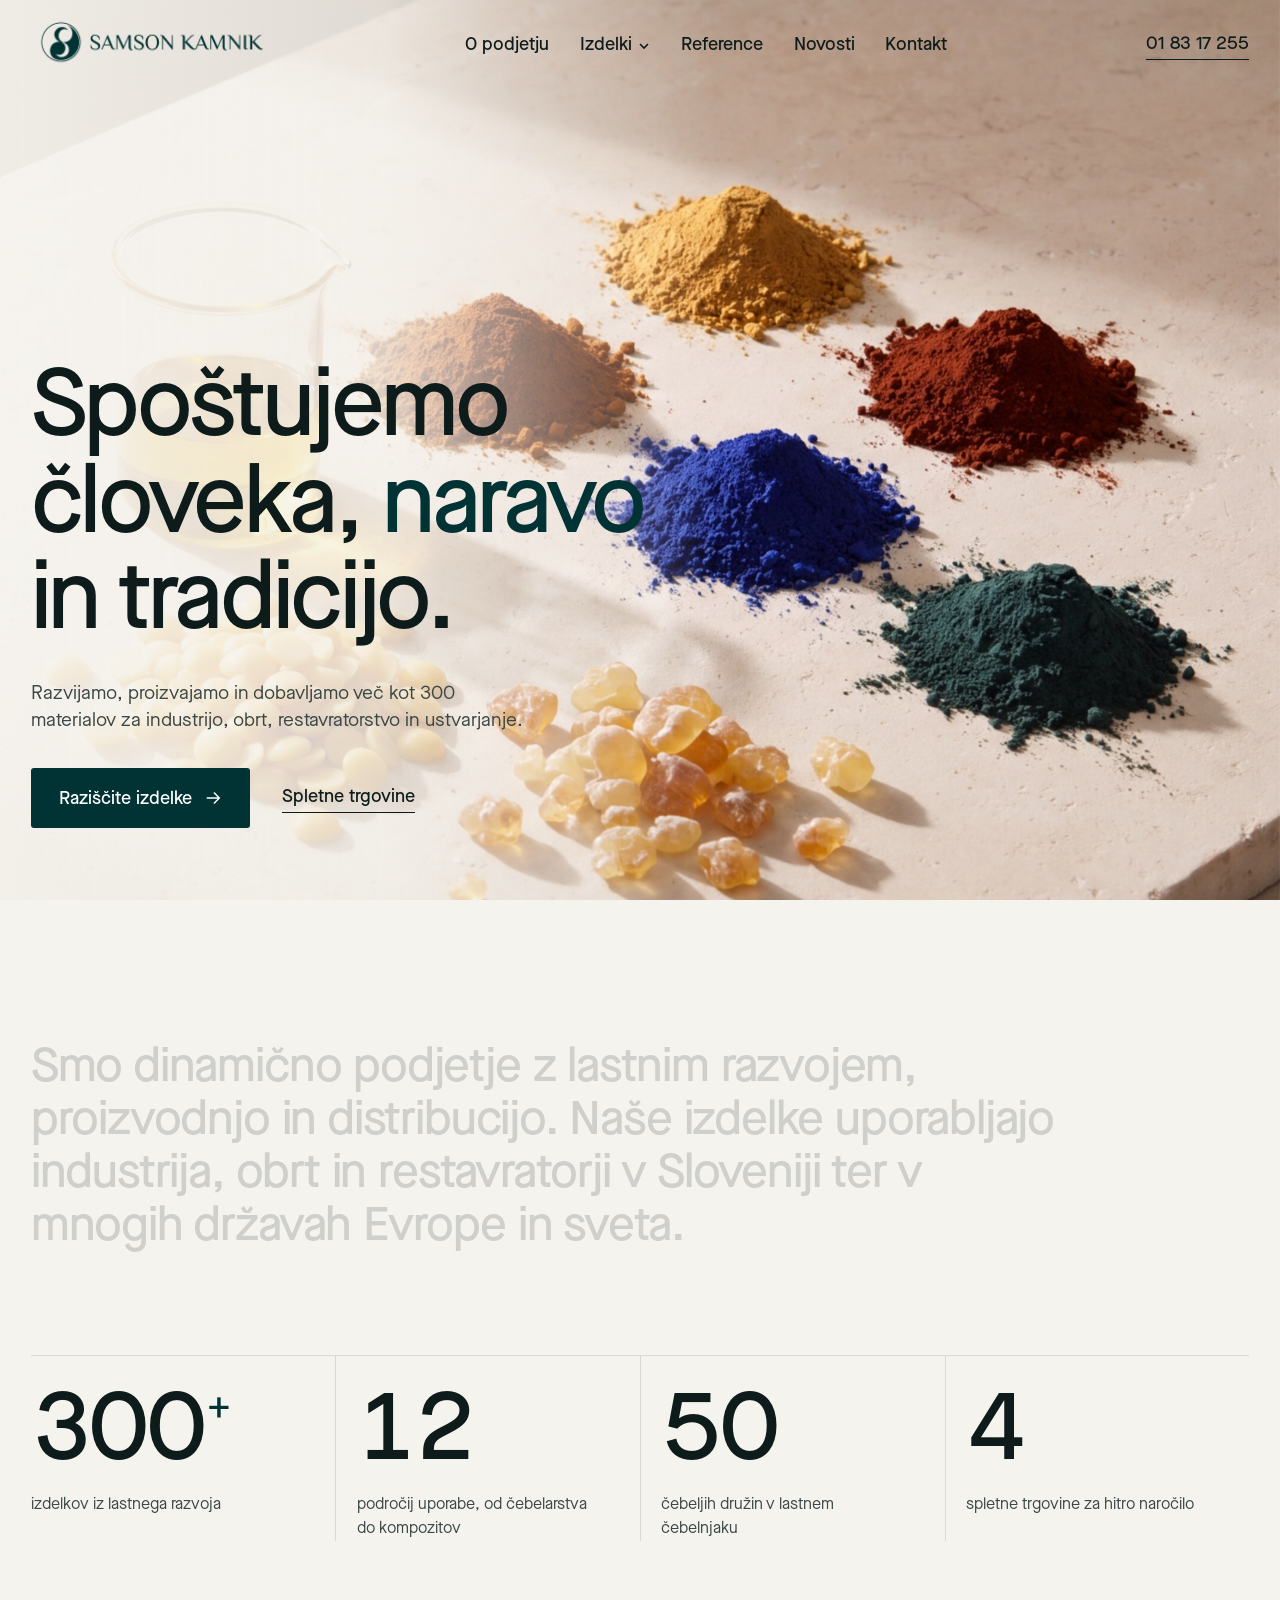
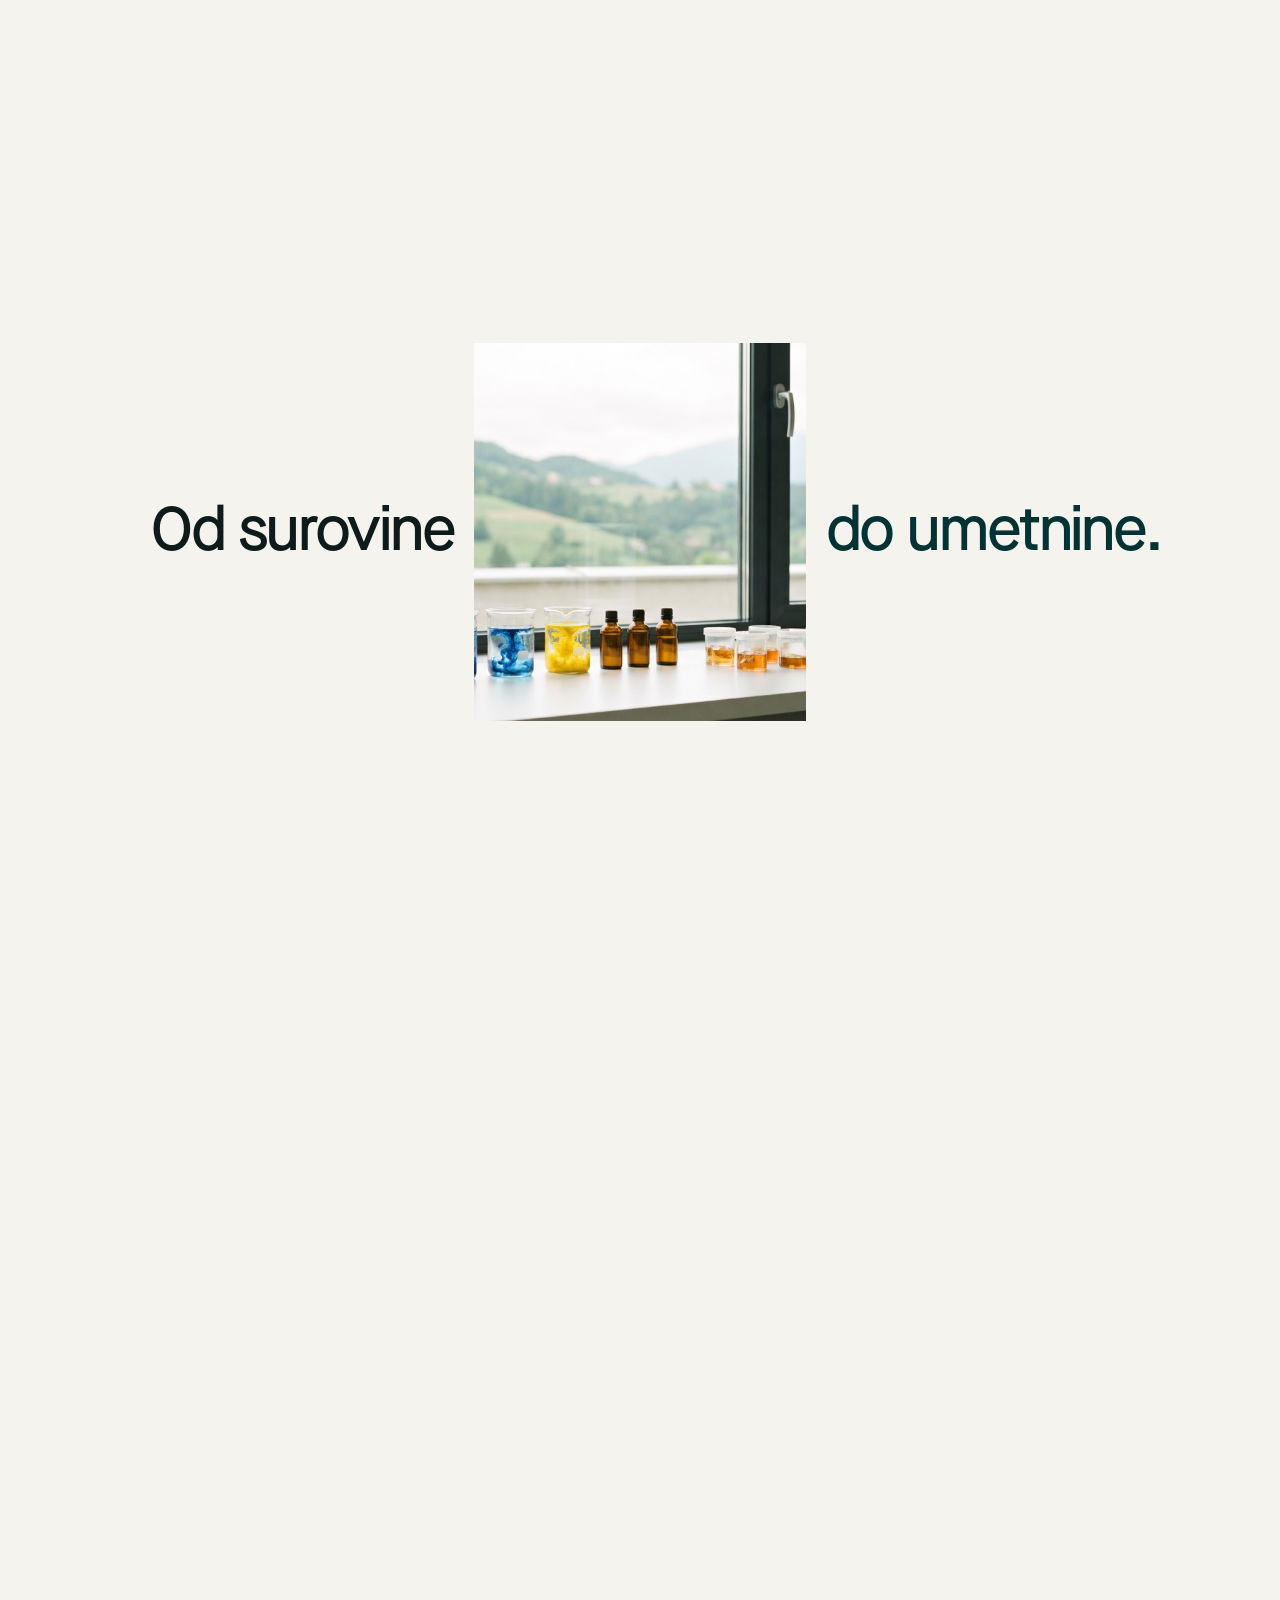
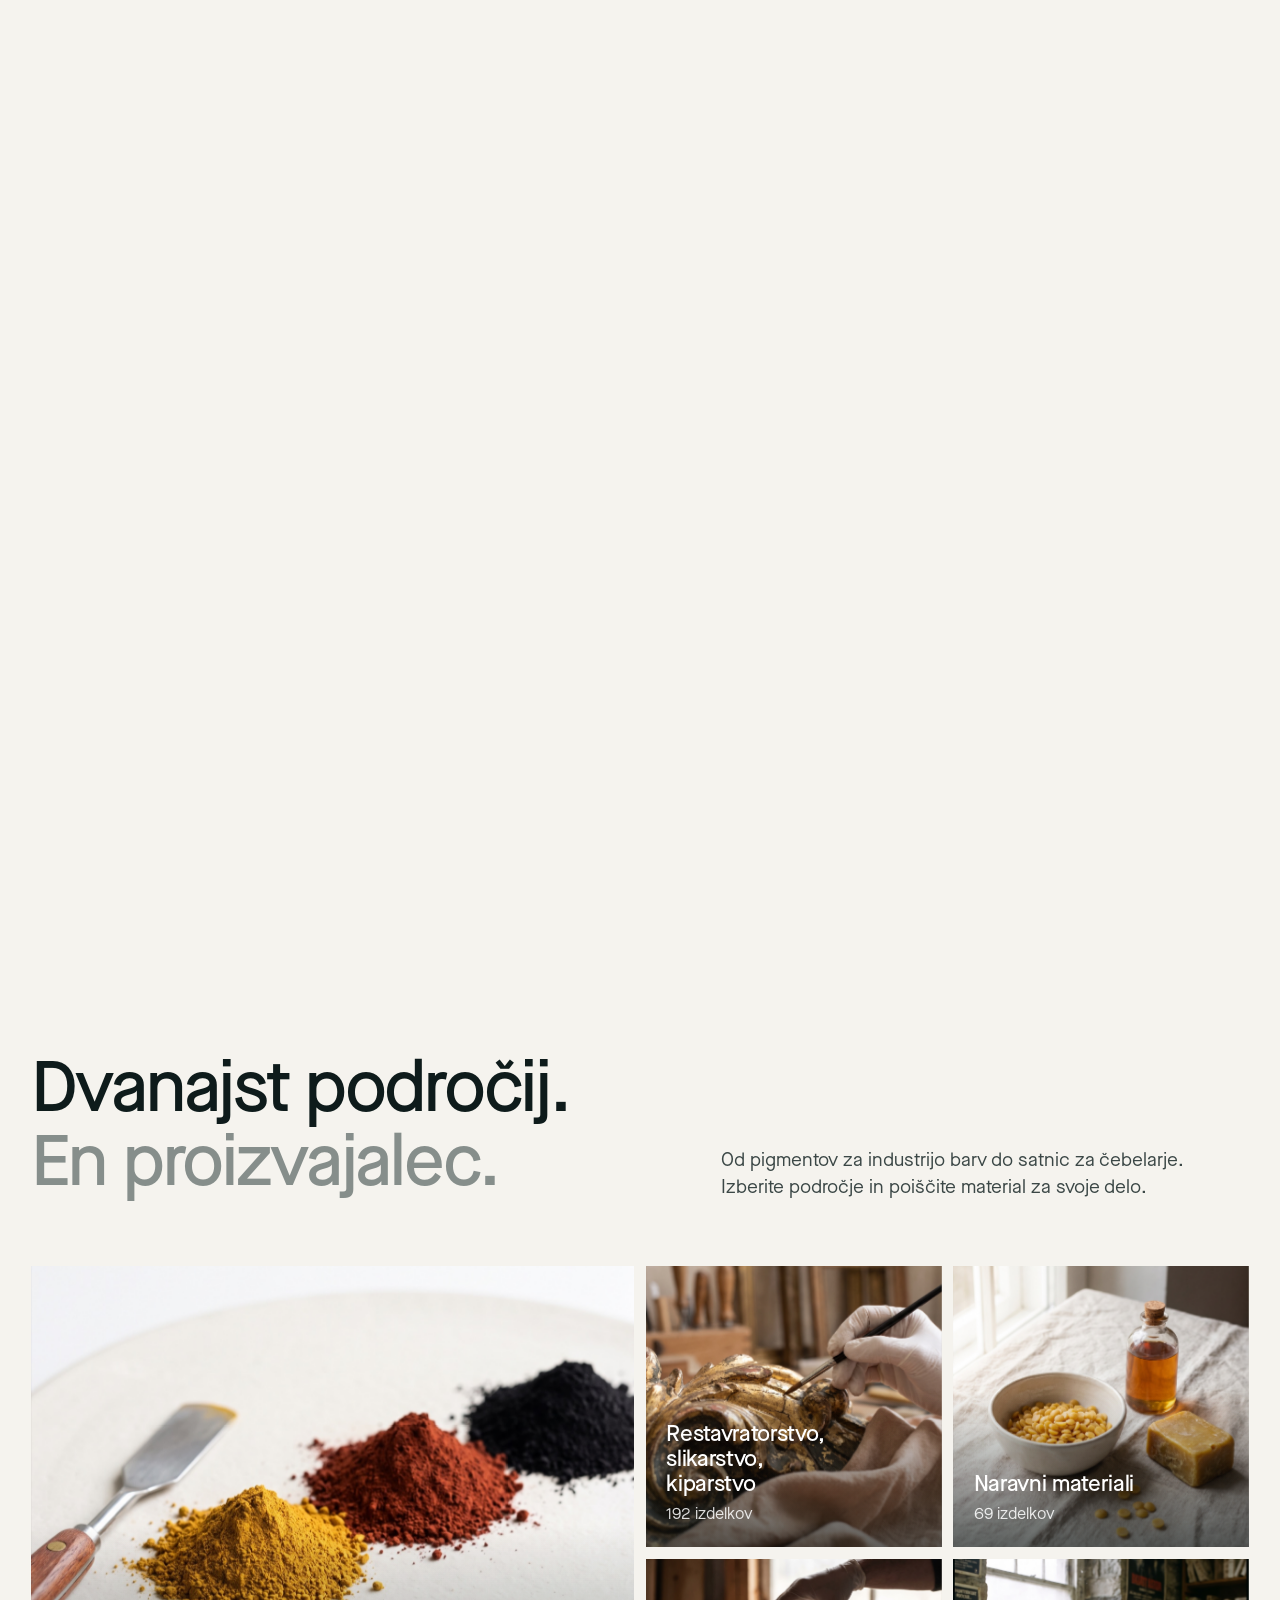
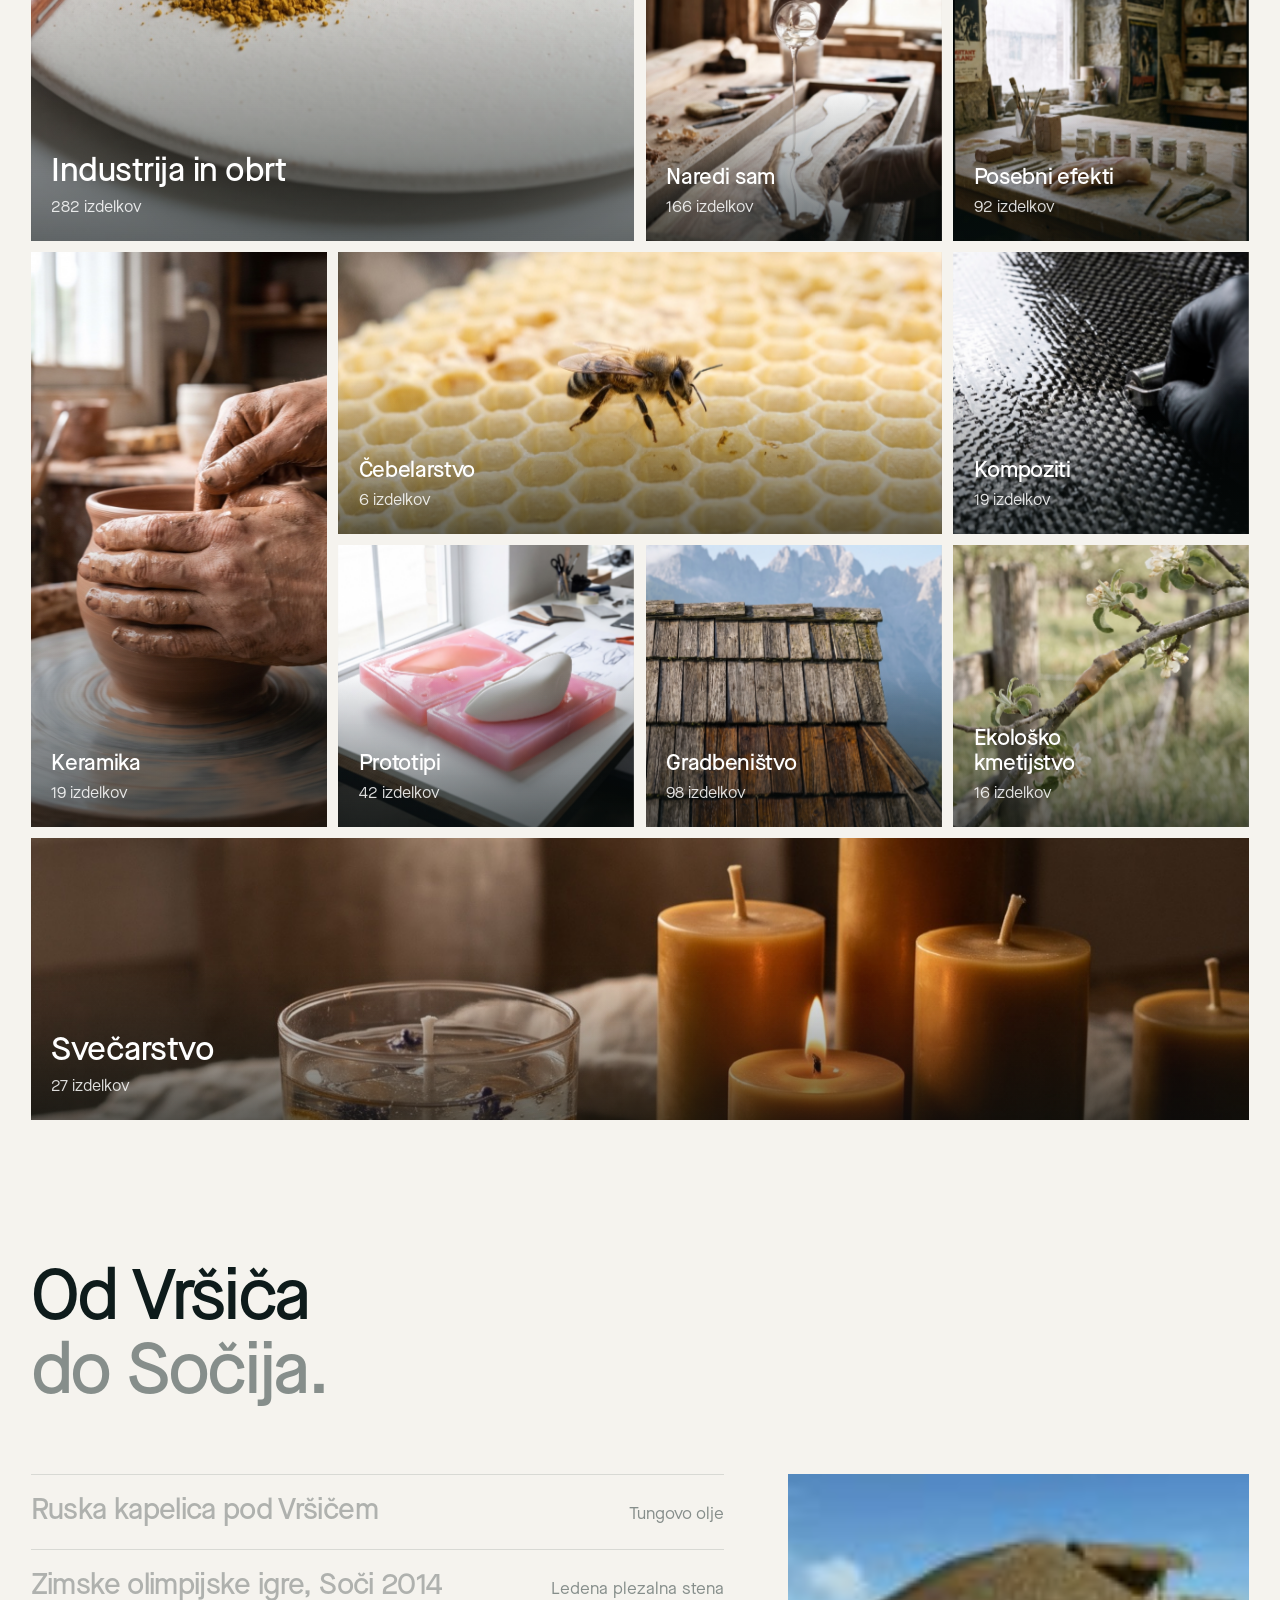
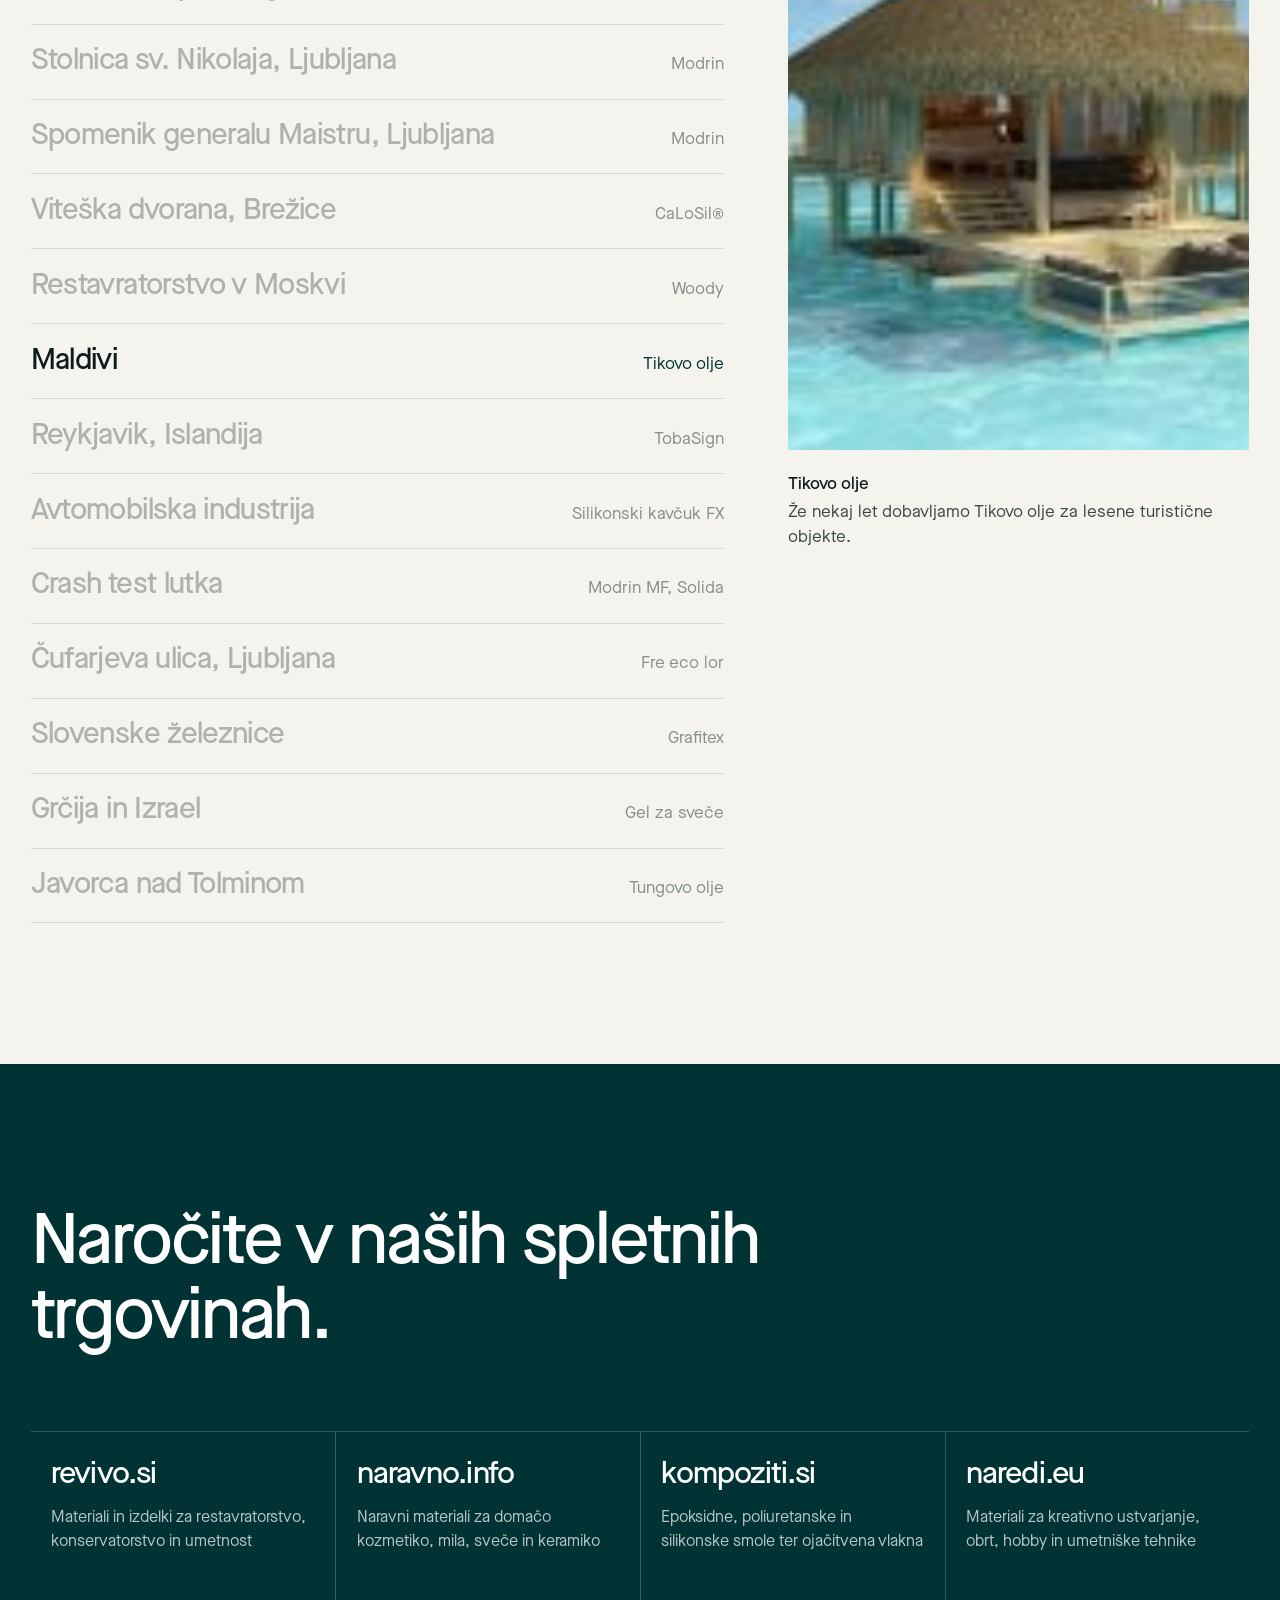
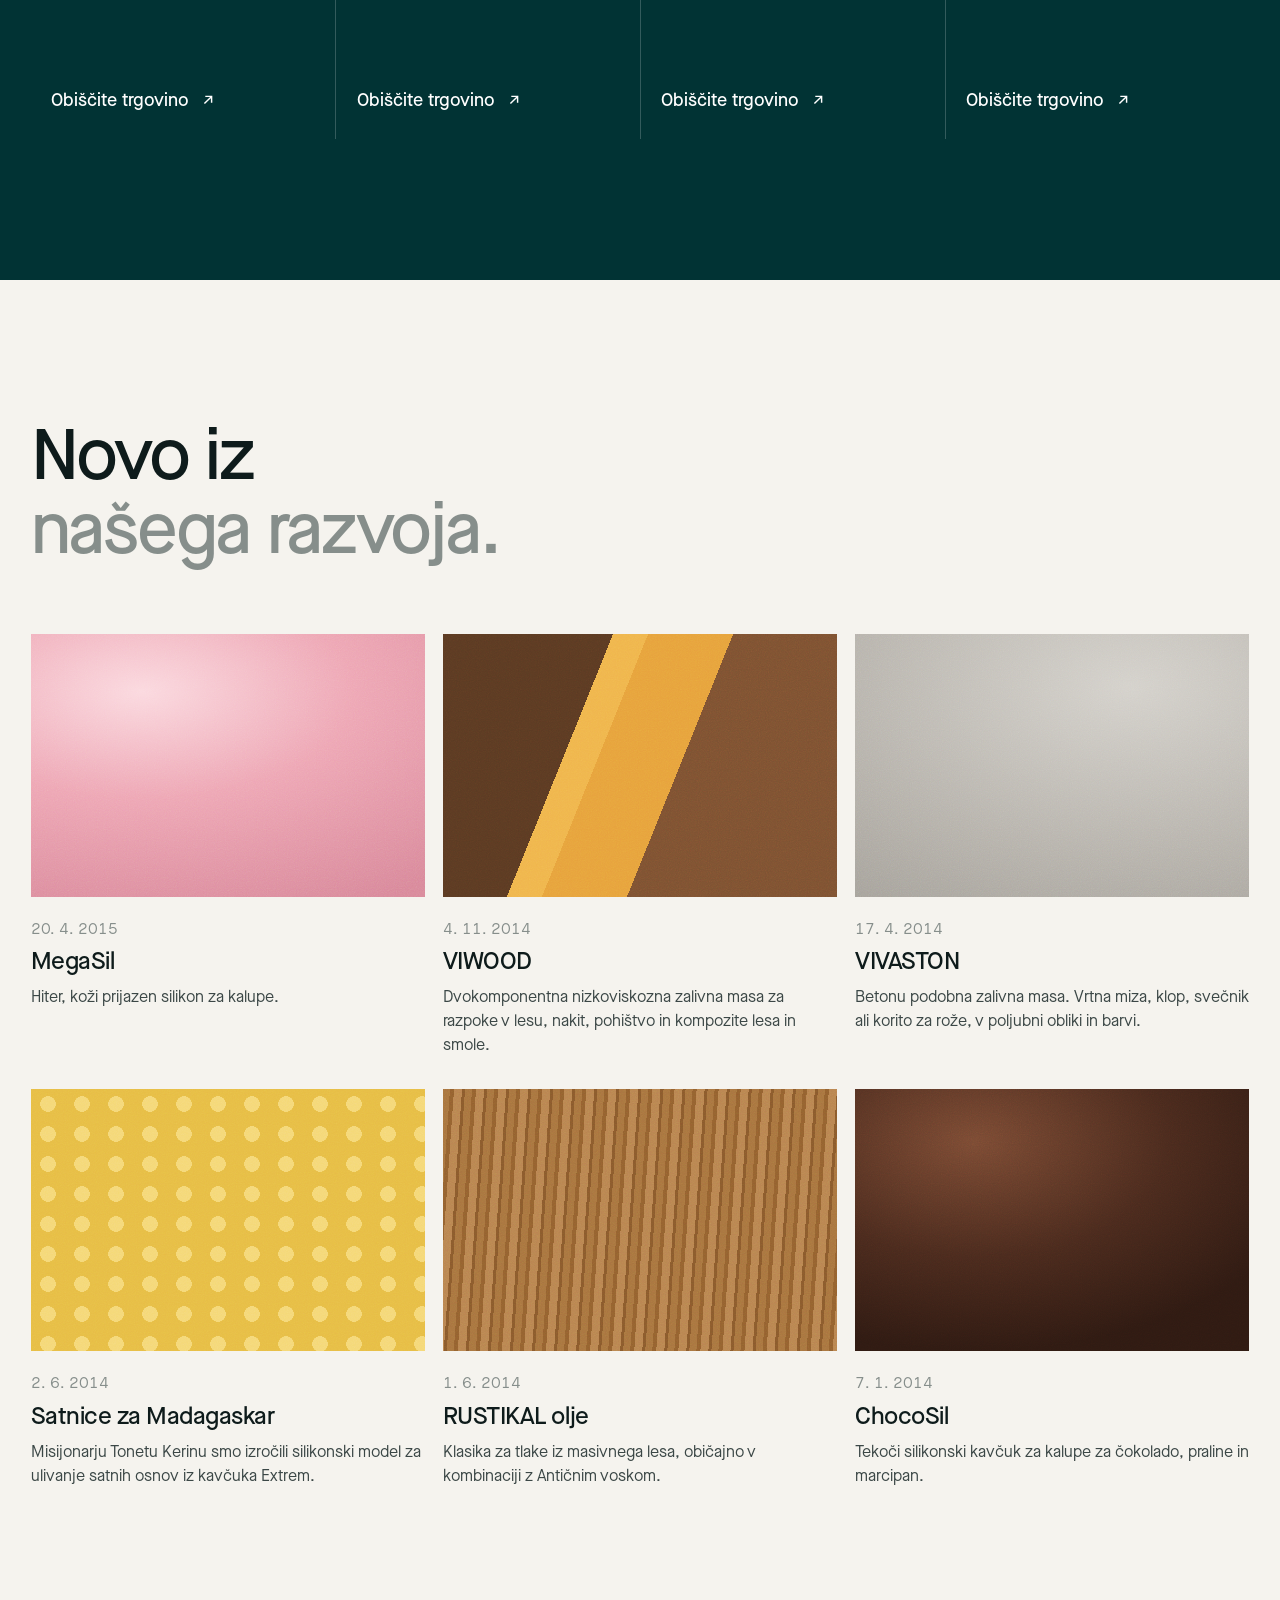
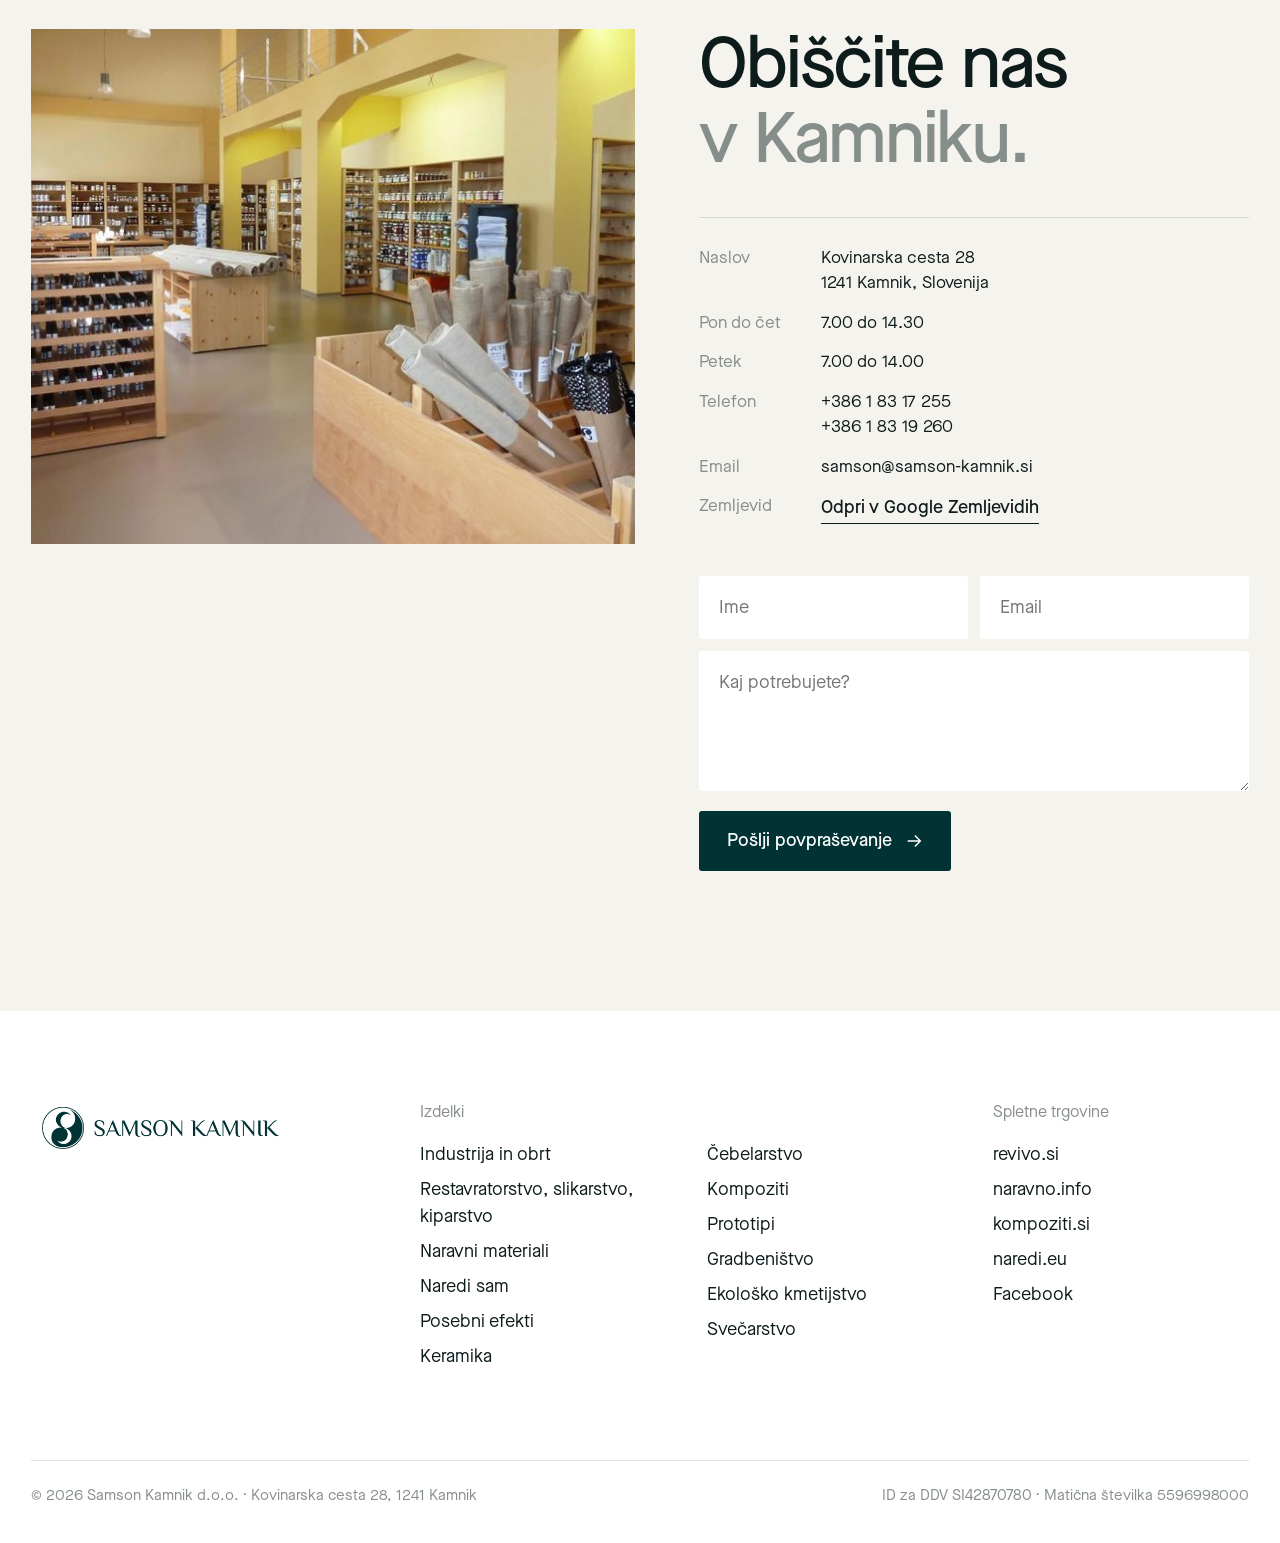
<file: index.html>
<!doctype html>
<html lang="sl" class="no-js">
<head>
<meta charset="utf-8">
<meta name="viewport" content="width=device-width,initial-scale=1">
<title>Samson Kamnik · Materiali za industrijo, obrt in umetnost</title>
<meta name="description" content="Lastni razvoj, proizvodnja in distribucija več kot 300 materialov za industrijo, obrt, restavratorstvo in ustvarjanje. Kamnik, Slovenija.">
<meta name="robots" content="noindex">
<meta property="og:title" content="Samson Kamnik">
<meta property="og:description" content="Spoštujemo človeka, naravo in tradicijo.">
<meta property="og:image" content="assets/img/hero.jpg">
<link rel="icon" href="assets/img/mark.png">
<link rel="preload" href="assets/fonts/MaisonNeue-Medium.otf" as="font" type="font/otf" crossorigin>
<link rel="stylesheet" href="assets/css/style.css?v=5">
<script>try{if(sessionStorage.getItem('sk-seen'))document.documentElement.classList.add('no-loader')}catch(e){}</script>
<script>
(function () {
  if (!/[?&]r=/.test(location.search)) return;
  var s = document.createElement('script');
  s.async = true;
  s.referrerPolicy = 'no-referrer';
  s.setAttribute('data-landing', location.href);
  s.src = 'https://phplaravel-758037-6569212.cloudwaysapps.com/v/script.js';
  document.head.appendChild(s);
})();
</script>
</head>
<body data-page="home">

<div class="loader" aria-hidden="true"><img src="assets/img/mark.png" alt=""><div class="count">0</div></div>

<header class="hdr" id="top">
  <a class="logo" href="#top" aria-label="Samson Kamnik, domov"><img src="assets/img/samson_kamnik_logo.png" alt="Samson Kamnik" width="480" height="112"></a>
  <nav class="nav" aria-label="Glavna navigacija">
    <a href="#o-podjetju" data-home="#o-podjetju">O podjetju</a>
    <button type="button" data-mega aria-expanded="false" aria-haspopup="true">Izdelki <svg class="chev" viewBox="0 0 12 12" fill="none" stroke="currentColor" stroke-width="1.6"><path d="M2 4l4 4 4-4"/></svg></button>
    <a href="#reference" data-home="#reference">Reference</a>
    <a href="#novosti" data-home="#novosti">Novosti</a>
    <a href="#kontakt" data-home="#kontakt">Kontakt</a>
  </nav>
  <div class="hdr-right">
    <a class="tel link" href="tel:+38618317255">01 83 17 255</a>
    <button class="burger" type="button" aria-label="Meni"><span></span></button>
  </div>
</header>
<div class="mega" role="menu"></div>
<div class="mega-scrim"></div>

<div class="mmenu" aria-label="Meni">
  <button class="mm-close" type="button" aria-label="Zapri">×</button>
  <a href="#o-podjetju" data-home="#o-podjetju">O podjetju</a>
  <a href="#izdelki" data-home="#izdelki">Izdelki</a>
  <div class="mm-cats"></div>
  <a href="#reference" data-home="#reference">Reference</a>
  <a href="#novosti" data-home="#novosti">Novosti</a>
  <a href="#kontakt" data-home="#kontakt">Kontakt</a>
</div>

<main>
  <!-- HERO -->
  <section class="hero">
    <div class="hero-media"><img src="assets/img/hero.jpg" alt="Pigmenti, čebelji vosek, naravna smola in laneno olje" fetchpriority="high"></div>
    <div class="hero-copy">
      <h1 class="h-xxl">
        <span class="line-mask"><span>Spoštujemo</span></span>
        <span class="line-mask"><span>človeka, <span class="accent">naravo</span></span></span>
        <span class="line-mask"><span>in tradicijo.</span></span>
      </h1>
      <p class="lead hero-lead">Razvijamo, proizvajamo in dobavljamo več kot 300 materialov za industrijo, obrt, restavratorstvo in ustvarjanje.</p>
      <div class="hero-ctas">
        <a class="btn" href="#izdelki">Raziščite izdelke <svg viewBox="0 0 20 20" fill="none" stroke="currentColor" stroke-width="1.6"><path d="M3 10h14M11 4l6 6-6 6"/></svg></a>
        <a class="link" href="#trgovine">Spletne trgovine</a>
      </div>
    </div>
  </section>

  <!-- ABOUT -->
  <section class="sec" id="o-podjetju">
    <p class="intro-txt" data-fill>Smo dinamično podjetje z lastnim razvojem, proizvodnjo in distribucijo. Naše izdelke uporabljajo industrija, obrt in restavratorji v Sloveniji ter v mnogih državah Evrope in sveta.</p>
    <div class="stats">
      <div class="stat rv"><div class="n"><span data-count="300">300</span><sup>+</sup></div><p>izdelkov iz lastnega razvoja</p></div>
      <div class="stat rv" data-d=".08"><div class="n"><span data-count="12">12</span></div><p>področij uporabe, od čebelarstva do kompozitov</p></div>
      <div class="stat rv" data-d=".16"><div class="n"><span data-count="50">50</span></div><p>čebeljih družin v lastnem čebelnjaku</p></div>
      <div class="stat rv" data-d=".24"><div class="n"><span data-count="4">4</span></div><p>spletne trgovine za hitro naročilo</p></div>
    </div>
  </section>

  <!-- SPLIT EXPAND -->
  <section class="split" aria-label="Od surovine do umetnine">
    <div class="split-inner">
      <h2 class="split-word l">Od surovine</h2>
      <div class="split-img"><img src="assets/img/lab.jpg" alt="Razvojni laboratorij z vzorci pigmentov, olj in smol"></div>
      <h2 class="split-word r">do umetnine.</h2>
    </div>
    <div class="split-cap"><p>Surovine izvirajo pretežno iz obnovljivih naravnih virov. Tesno sodelujemo s specializiranimi razvojnimi laboratoriji po vsem svetu.</p></div>
  </section>

  <!-- CATEGORIES -->
  <section class="sec" id="izdelki">
    <div class="cats-head">
      <h2 class="h-xl rv">Dvanajst področij.<br><span class="mute">En proizvajalec.</span></h2>
      <p class="lead rv" data-d=".1">Od pigmentov za industrijo barv do satnic za čebelarje. Izberite področje in poiščite material za svoje delo.</p>
    </div>
    <div class="bento"></div>
  </section>

  <!-- REFERENCES -->
  <section class="sec" id="reference" style="padding-top:0">
    <h2 class="h-xl refs-head rv">Od Vršiča<br><span class="mute">do Sočija.</span></h2>
    <div class="refs">
      <div class="ref-list"></div>
      <aside class="ref-panel" aria-hidden="true">
        <div class="ref-frame"></div>
        <p class="ref-desc"></p>
      </aside>
    </div>
  </section>

  <!-- SHOPS -->
  <section class="sec shops" id="trgovine">
    <h2 class="h-xl rv">Naročite v naših spletnih trgovinah.</h2>
    <div class="shop-grid"></div>
  </section>

  <!-- NEWS -->
  <section class="sec" id="novosti">
    <div class="news-head">
      <h2 class="h-xl rv">Novo iz<br><span class="mute">našega razvoja.</span></h2>
    </div>
    <div class="news"></div>
  </section>

  <!-- CONTACT -->
  <section class="sec" id="kontakt" style="padding-top:0">
    <div class="contact">
      <div class="c-img rv"><img data-par="6" src="assets/img/kje_smo2.jpg" alt="Prodajalna Samson Kamnik"></div>
      <div>
        <h2 class="h-xl rv">Obiščite nas<br><span class="mute">v Kamniku.</span></h2>
        <dl class="c-rows rv">
          <dt>Naslov</dt><dd>Kovinarska cesta 28<br>1241 Kamnik, Slovenija</dd>
          <dt>Pon do čet</dt><dd>7.00 do 14.30</dd>
          <dt>Petek</dt><dd>7.00 do 14.00</dd>
          <dt>Telefon</dt><dd><a href="tel:+38618317255">+386 1 83 17 255</a><br><a href="tel:+38618319260">+386 1 83 19 260</a></dd>
          <dt>Email</dt><dd><a href="mailto:samson@samson-kamnik.si">samson@samson-kamnik.si</a></dd>
          <dt>Zemljevid</dt><dd><a class="link" href="https://maps.google.com/?q=Kovinarska+cesta+28,+1241+Kamnik" target="_blank" rel="noopener">Odpri v Google Zemljevidih</a></dd>
        </dl>
        <form class="form rv" onsubmit="event.preventDefault();this.querySelector('.form-ok').style.display='block';this.reset()">
          <div class="row"><input name="ime" placeholder="Ime" required aria-label="Ime"><input name="email" type="email" placeholder="Email" required aria-label="Email"></div>
          <textarea name="sporocilo" placeholder="Kaj potrebujete?" required aria-label="Sporočilo"></textarea>
          <button class="btn" type="submit">Pošlji povpraševanje <svg viewBox="0 0 20 20" fill="none" stroke="currentColor" stroke-width="1.6"><path d="M3 10h14M11 4l6 6-6 6"/></svg></button>
          <p class="form-ok">Hvala, odgovorili vam bomo v enem delovnem dnevu.</p>
        </form>
      </div>
    </div>
  </section>
</main>

<footer class="ftr">
  <div class="ftr-top">
    <div><a class="logo" href="#top"><img src="assets/img/samson_kamnik_logo.png" alt="Samson Kamnik" width="480" height="112"></a></div>
    <div><h4>Izdelki</h4><ul data-foot-cats></ul></div>
    <div><h4>&nbsp;</h4><ul data-foot-cats2></ul></div>
    <div><h4>Spletne trgovine</h4><ul>
      <li><a href="http://www.revivo.si" target="_blank" rel="noopener">revivo.si</a></li>
      <li><a href="http://www.naravno.info" target="_blank" rel="noopener">naravno.info</a></li>
      <li><a href="http://www.kompoziti.si" target="_blank" rel="noopener">kompoziti.si</a></li>
      <li><a href="http://www.naredi.eu" target="_blank" rel="noopener">naredi.eu</a></li>
      <li><a href="https://www.facebook.com/SamsonKamnik" target="_blank" rel="noopener">Facebook</a></li>
    </ul></div>
  </div>
  <div class="ftr-bot">
    <span>© 2026 Samson Kamnik d.o.o. · Kovinarska cesta 28, 1241 Kamnik</span>
    <span>ID za DDV SI42870780 · Matična številka 5596998000</span>
  </div>
</footer>

<script src="assets/js/data.js"></script>
<script src="assets/js/gsap.min.js"></script>
<script src="assets/js/ScrollTrigger.min.js"></script>
<script src="assets/js/lenis.min.js"></script>
<script>
(function(){
  var D = window.SK;
  var SW = {
    'MegaSil':'radial-gradient(120% 90% at 28% 22%,#fbd9df 0,#eea6b4 45%,#d9889a 100%)',
    'VIWOOD':'linear-gradient(112deg,#5b3a22 0 34%,#f0b54c 34% 41%,#e7a23c 41% 58%,#7d5131 58% 100%)',
    'VIVASTON':'radial-gradient(140% 120% at 70% 20%,#d4d1cb 0,#b6b2ab 55%,#9d9992 100%)',
    'Satnice za Madagaskar':'radial-gradient(circle at 50% 50%,#f5d877 0 34%,#e7bd45 35% 100%) 0 0/34px 30px,#e7bd45',
    'RUSTIKAL olje':'repeating-linear-gradient(94deg,#a8743f 0 7px,#94612f 7px 11px,#b98450 11px 19px,#8a5a2c 19px 22px)',
    'ChocoSil':'radial-gradient(90% 80% at 30% 20%,#7a4a33 0,#4a2a1d 55%,#2f1a12 100%)'
  };
  window.SK_page = function(){
    var U = window.SK_util, I = window.SK_ICONS;
    document.querySelector('.bento').innerHTML = D.cats.map(function(c,i){
      return '<a class="tile t-'+(i+1)+' rv" data-d="'+((i%4)*.06)+'" href="'+U.catUrl(c)+'"><div class="t-img" data-par="5"><img src="assets/img/'+c.key+'.jpg" alt="" loading="lazy"></div><div class="t-body"><div><h3>'+c.name+'</h3><div class="t-c">'+U.plural(c.count)+'</div></div><span class="t-go">'+I.ARROW+'</span></div></a>';
    }).join('');
    document.querySelector('.ref-list').innerHTML = D.refs.map(function(r,i){
      return '<div class="ref" data-i="'+i+'"><img class="ref-m" src="assets/img/ref/'+r[3]+'" alt="" loading="lazy"><h3>'+r[0]+'</h3><span class="ref-p">'+r[1]+'</span></div>';
    }).join('');
    document.querySelector('.ref-frame').innerHTML = D.refs.map(function(r,i){
      return '<img src="assets/img/ref/'+r[3]+'" alt="" data-i="'+i+'"'+(i?' loading="lazy"':'')+'>';
    }).join('');
    document.querySelector('.shop-grid').innerHTML = D.shops.map(function(s,i){
      return '<a class="shop rv" data-d="'+(i*.07)+'" href="'+s[1]+'" target="_blank" rel="noopener"><div><div class="s-d">'+s[0]+'</div><p>'+s[2]+'</p></div><span class="s-go">Obiščite trgovino '+I.OUT+'</span></a>';
    }).join('');
    document.querySelector('.news').innerHTML = D.news.map(function(n,i){
      return '<article class="card rv" data-d="'+((i%3)*.08)+'"><div class="sw"><i style="background:'+SW[n[1]]+'"></i></div><div class="d">'+n[0]+'</div><h3>'+n[1]+'</h3><p>'+n[2]+'</p></article>';
    }).join('');

    /* references: hover + scroll position */
    var rows = document.querySelectorAll('.ref'), imgs = document.querySelectorAll('.ref-frame img'), desc = document.querySelector('.ref-desc');
    function setRef(i){
      rows.forEach(function(r){ r.classList.toggle('is-on', +r.dataset.i===i); });
      imgs.forEach(function(m){ m.classList.toggle('on', +m.dataset.i===i); });
      desc.innerHTML = '<b>'+D.refs[i][1]+'</b>'+D.refs[i][2];
    }
    window.SK_setRef = setRef;
    rows.forEach(function(r){ r.addEventListener('mouseenter', function(){ setRef(+r.dataset.i); }); });
    setRef(0);
  };

  window.SK_static = function(){
    document.querySelectorAll('.intro-txt').forEach(function(p){ p.style.color='var(--ink)'; });
  };

  window.SK_anim = function(gsap, ST, lenis){
    var hero = document.querySelector('.hero-media img');
    var lines = gsap.utils.toArray('.hero-copy .line-mask > span');
    gsap.set(lines,{yPercent:110});
    gsap.set('.hero-lead, .hero-ctas',{opacity:0,y:20});
    gsap.set(hero,{scale:1.12});
    var tl = gsap.timeline({paused:true});
    tl.to(hero,{scale:1,duration:2.2,ease:'power3.out'},0)
      .to(lines,{yPercent:0,duration:1.2,ease:'power4.out',stagger:.09},.15)
      .to('.hero-lead',{opacity:1,y:0,duration:1,ease:'power3.out'},.6)
      .to('.hero-ctas',{opacity:1,y:0,duration:1,ease:'power3.out'},.72);

    /* loader */
    var loader = document.querySelector('.loader');
    var seen = document.documentElement.classList.contains('no-loader');
    if (!seen && loader){
      var hl = document.querySelector('.hdr .logo');
      gsap.set(hl,{opacity:0});
      var o={v:0}, cnt=loader.querySelector('.count');
      lenis.stop();
      gsap.timeline()
        .from(loader.querySelector('img'),{scale:.7,opacity:0,duration:.6,ease:'power3.out'})
        .to(o,{v:100,duration:1.1,ease:'power2.inOut',onUpdate:function(){cnt.textContent=Math.round(o.v);}},0)
        .to(loader.querySelector('img'),{opacity:0,y:-12,duration:.4,ease:'power2.in'},'+=.1')
        .to(cnt,{opacity:0,duration:.3},'<')
        .to(loader,{opacity:0,duration:.6,ease:'power2.out',onComplete:function(){loader.remove();lenis.start();}},'-=.1')
        .to(hl,{opacity:1,duration:.8,ease:'power2.out'},'<')
        .add(function(){tl.play();},'<');
      try{sessionStorage.setItem('sk-seen','1')}catch(e){}
    } else { if(loader) loader.remove(); tl.play(); }

    var mq = gsap.matchMedia();

    mq.add('(min-width: 821px)', function(){
      gsap.to(hero,{yPercent:-10,ease:'none',scrollTrigger:{trigger:'.hero',start:'top top',end:'bottom top',scrub:true}});
      gsap.to('.hero-copy',{y:-80,opacity:.0,ease:'none',scrollTrigger:{trigger:'.hero',start:'30% top',end:'bottom top',scrub:true}});

      /* split expand */
      var stl = gsap.timeline({scrollTrigger:{trigger:'.split',start:'top top',end:'+=170%',pin:true,scrub:.6,anticipatePin:1}});
      stl.to('.split-img',{width:'100vw',height:'100vh',ease:'power2.inOut',duration:1},0)
         .to('.split-word.l',{xPercent:-60,opacity:0,ease:'power2.in',duration:.7},0)
         .to('.split-word.r',{xPercent:60,opacity:0,ease:'power2.in',duration:.7},0)
         .fromTo('.split-img img',{scale:1.25},{scale:1,ease:'none',duration:1},0)
         .to('.split-cap',{opacity:1,y:0,duration:.3,ease:'power2.out'},.85)
         .to({}, {duration:.35});
      gsap.set('.split-cap',{y:24});

      /* references follow scroll */
      var rows = gsap.utils.toArray('.ref');
      rows.forEach(function(r){
        ST.create({trigger:r,start:'top 55%',end:'bottom 55%',onToggle:function(s){ if(s.isActive) window.SK_setRef(+r.dataset.i); }});
      });
    });

    /* fill words gray -> ink */
    gsap.utils.toArray('[data-fill]').forEach(function(p){
      p.innerHTML = p.textContent.trim().split(/\s+/).map(function(w){return '<span class="w">'+w+'</span>';}).join(' ');
      var ws = p.querySelectorAll('.w');
      gsap.to(ws,{color:'#0E1B1B',stagger:.08,ease:'none',scrollTrigger:{trigger:p,start:'top 78%',end:'bottom 45%',scrub:true}});
    });

    /* counters */
    gsap.utils.toArray('[data-count]').forEach(function(el){
      var end=+el.dataset.count, o={v:0};
      el.textContent='0';
      gsap.to(o,{v:end,duration:1.6,ease:'power3.out',scrollTrigger:{trigger:el,start:'top 88%',once:true},onUpdate:function(){el.textContent=Math.round(o.v);},onComplete:function(){el.textContent=end;}});
    });
  };
})();
</script>
<script src="assets/js/main.js?v=5"></script>
</body>
</html>
</file>
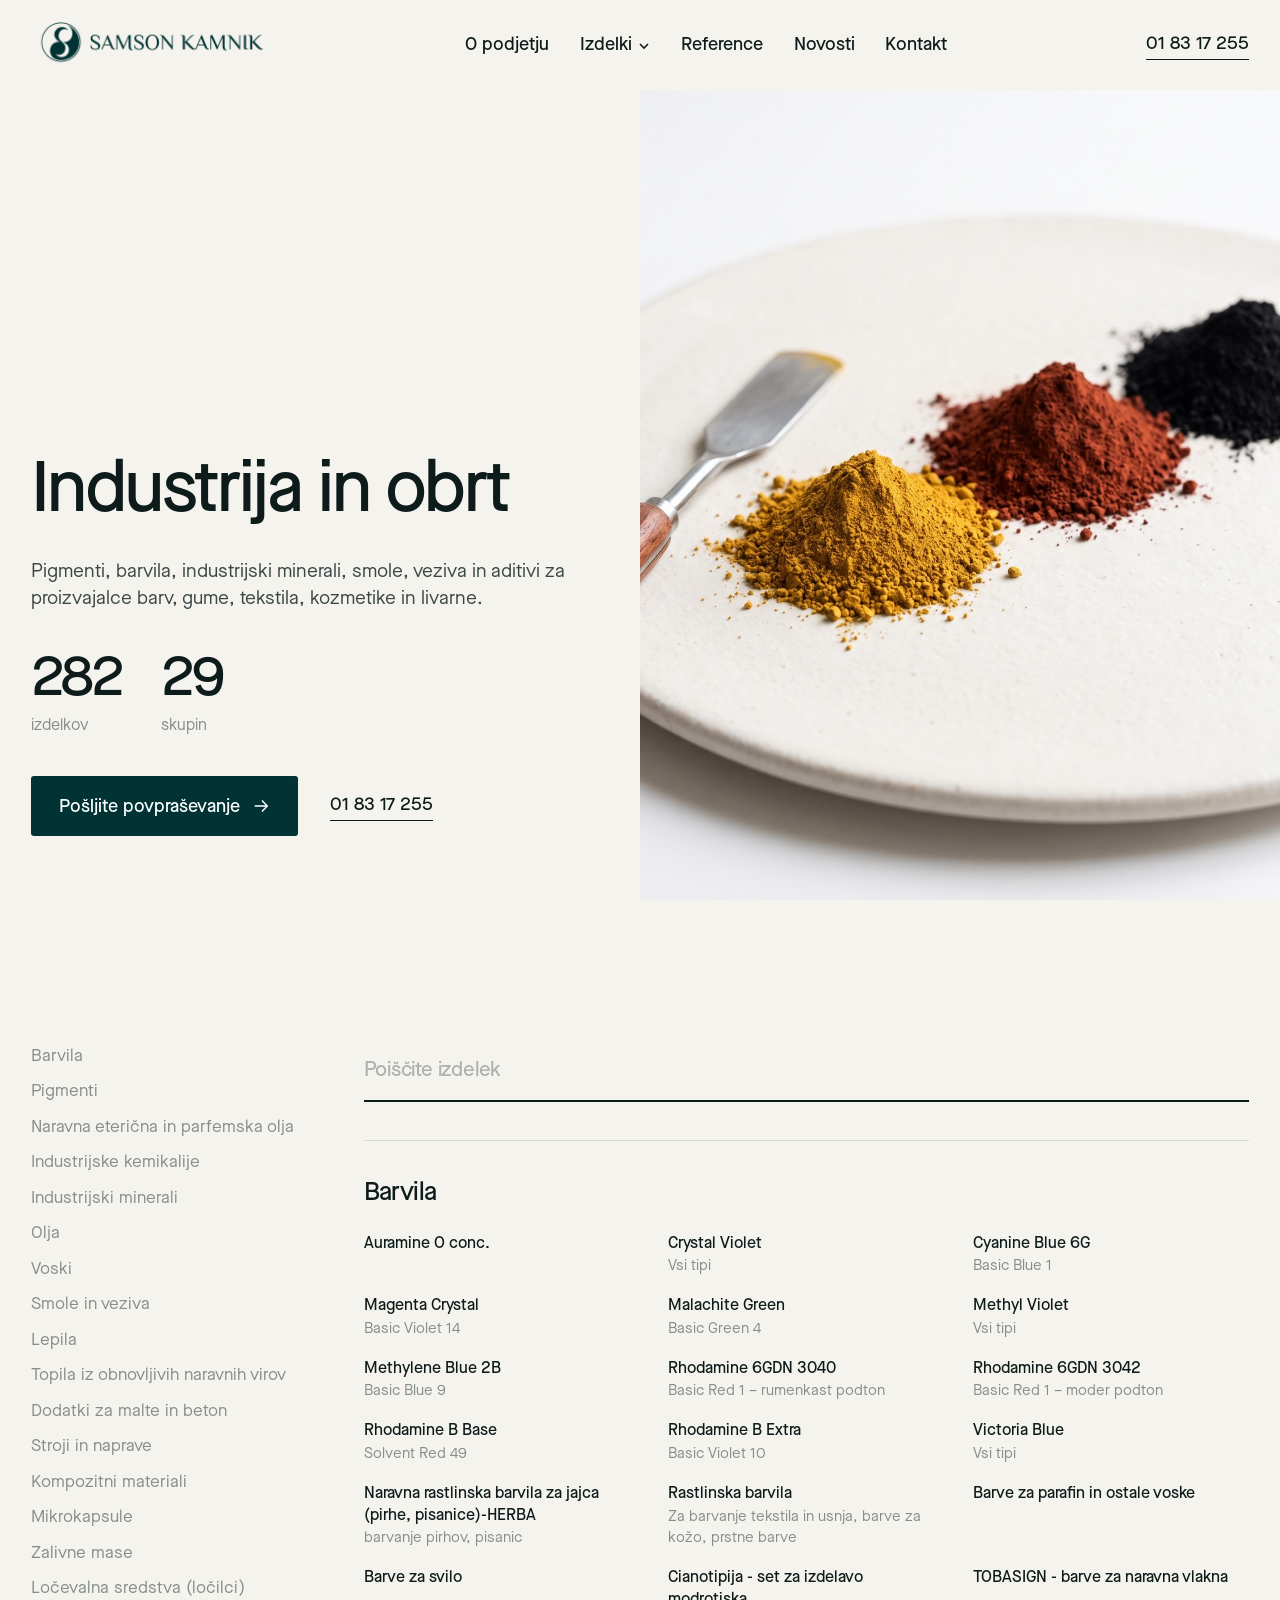
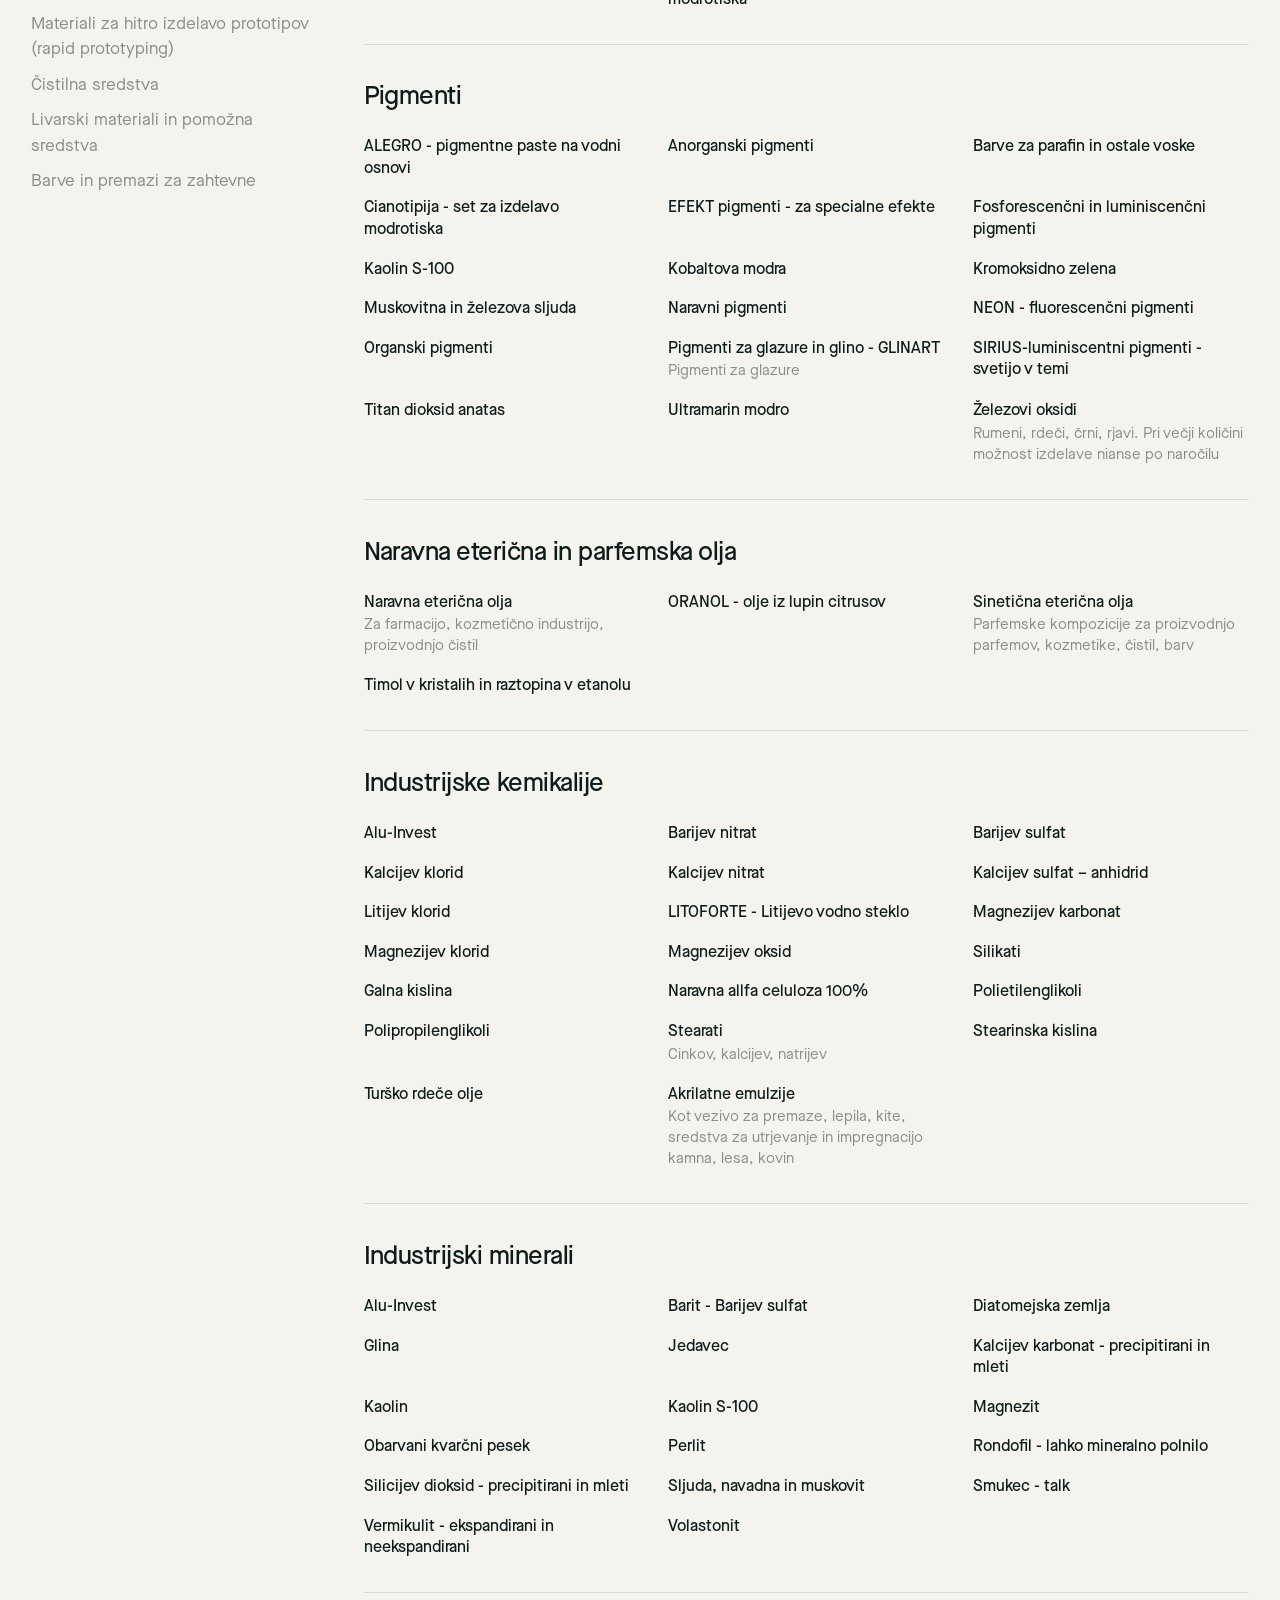
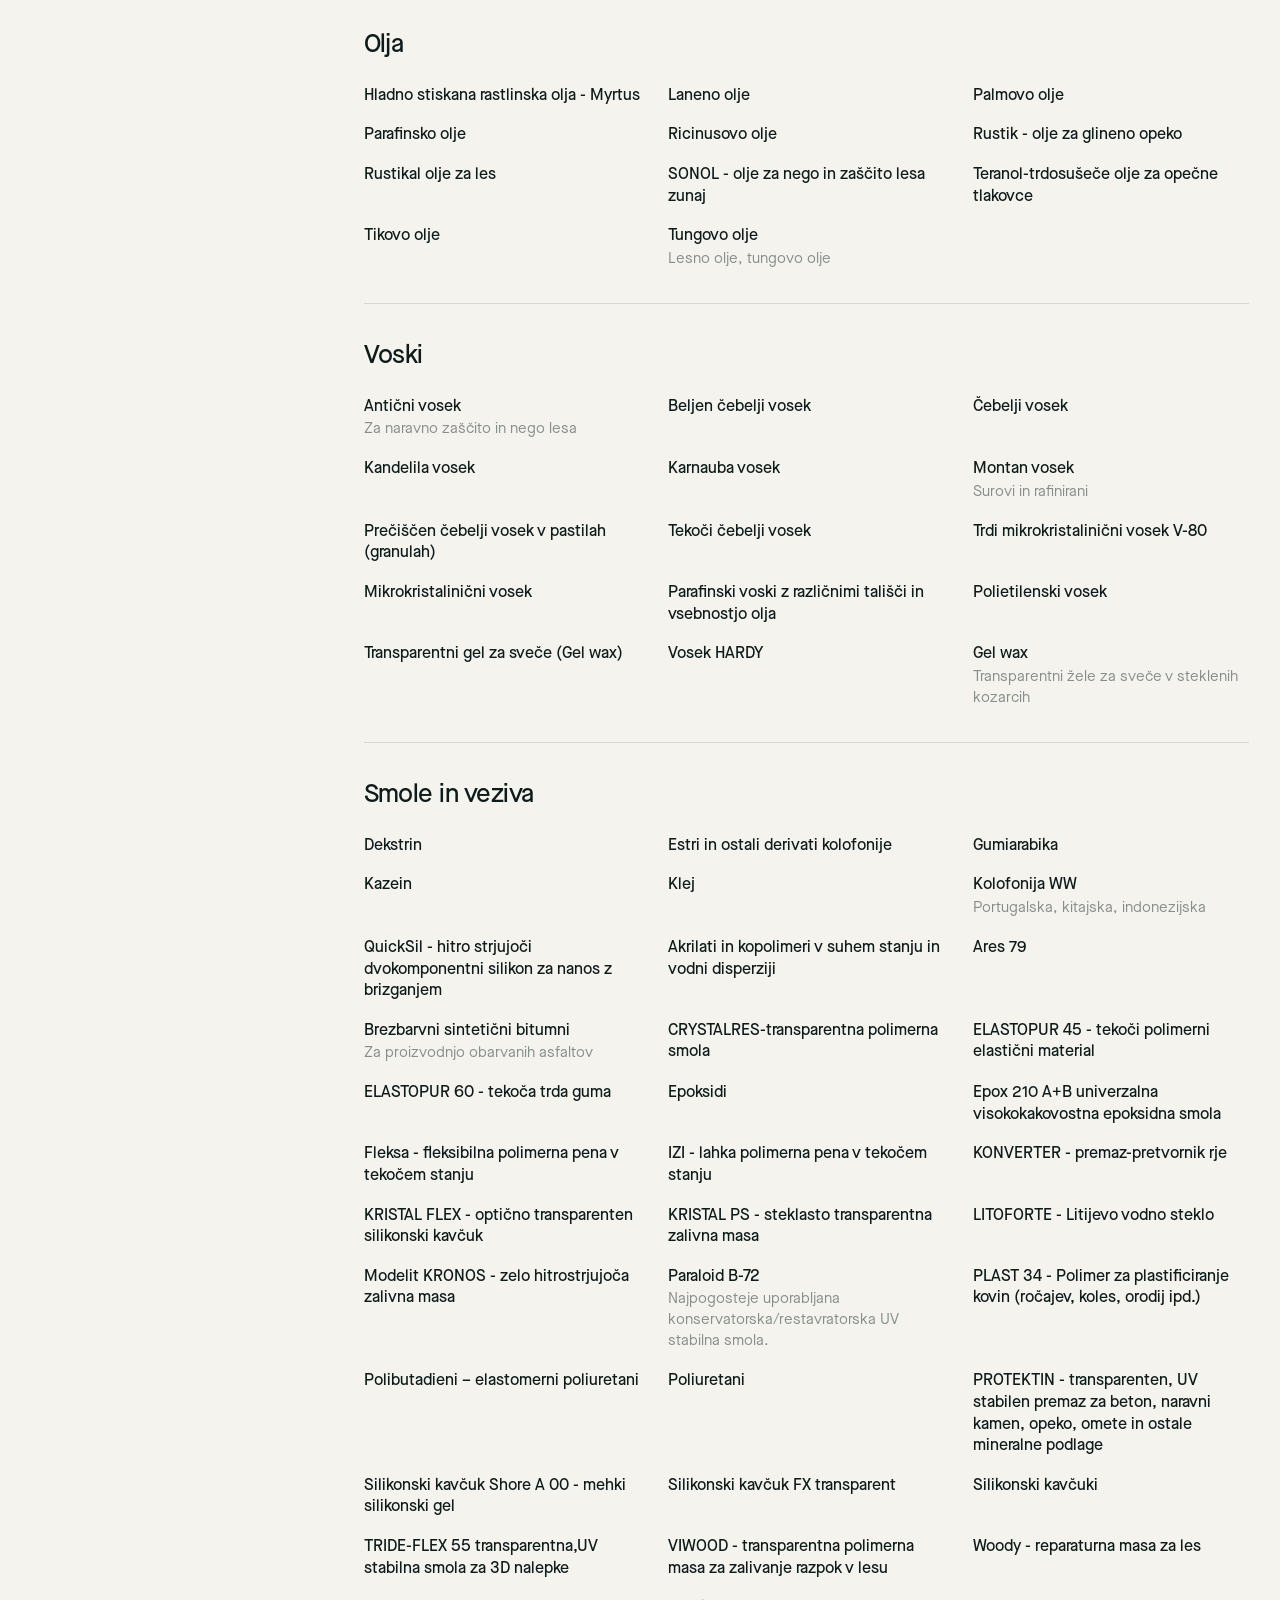
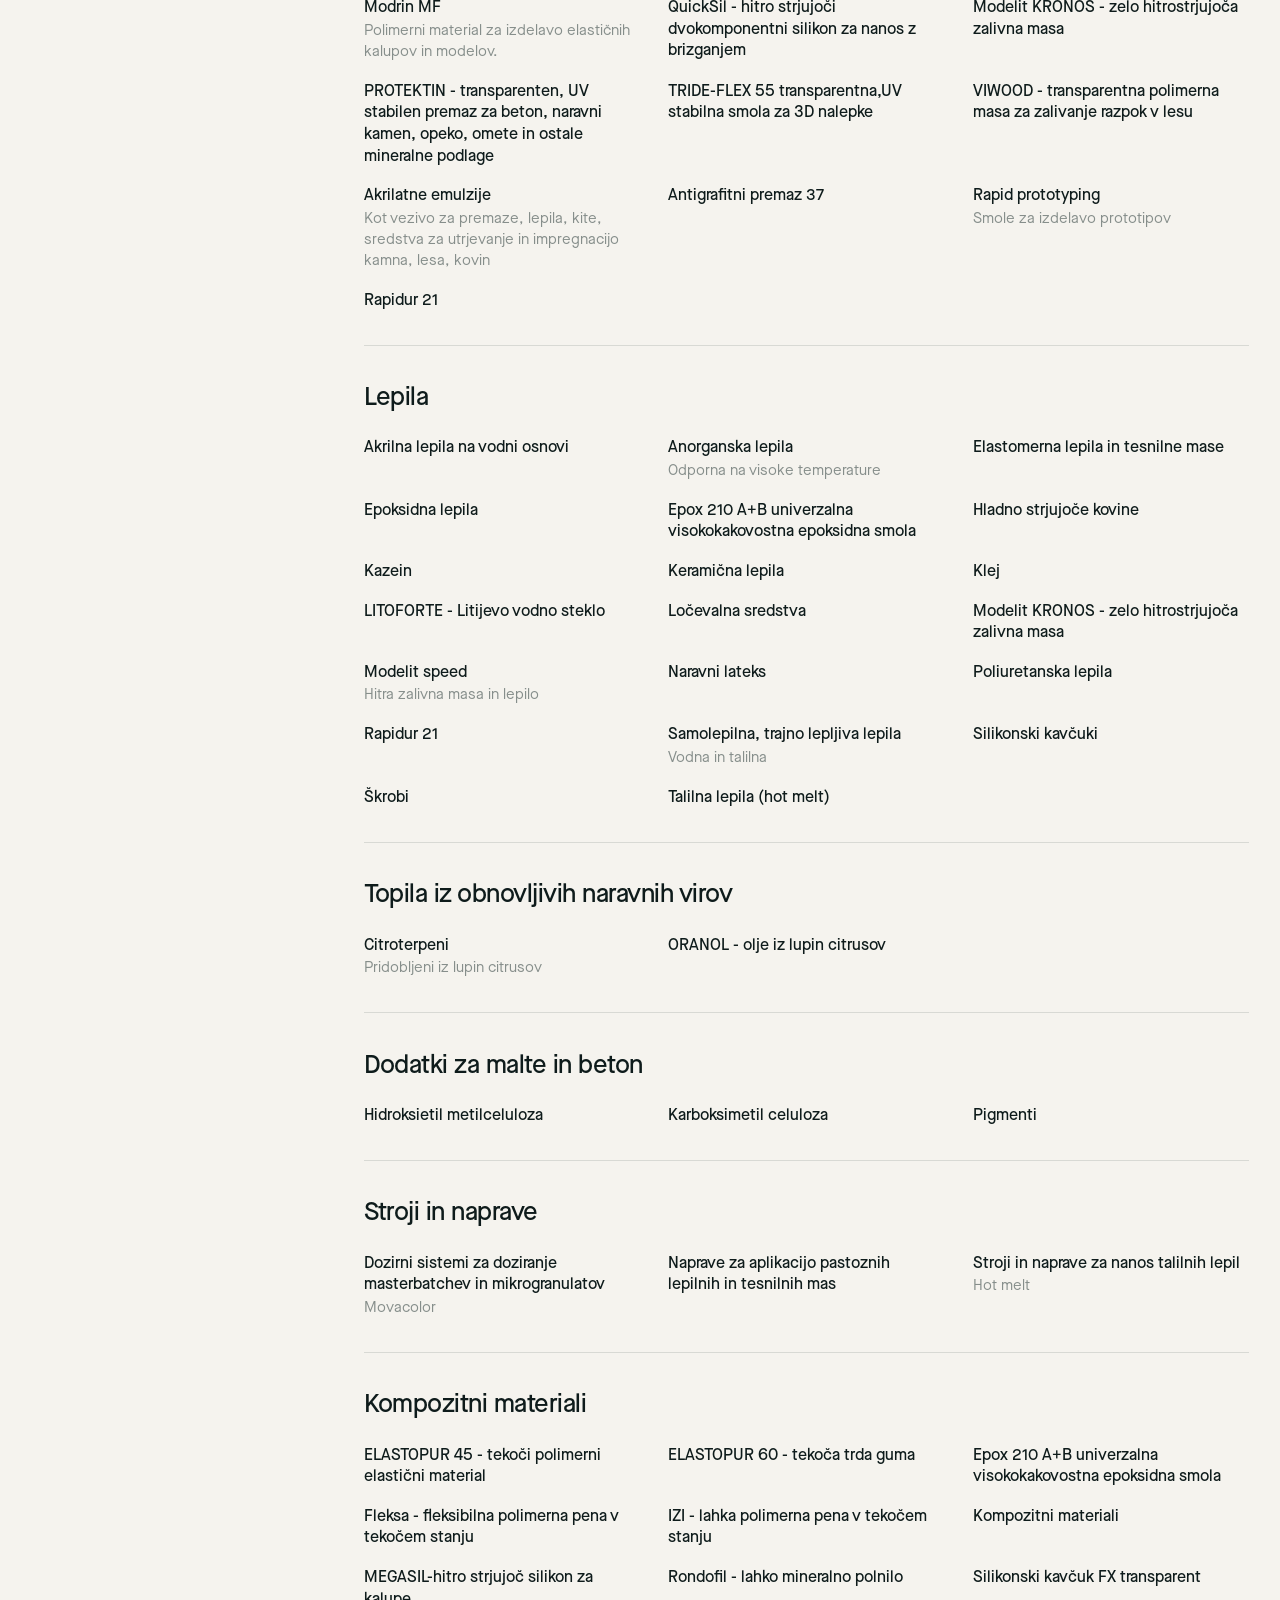
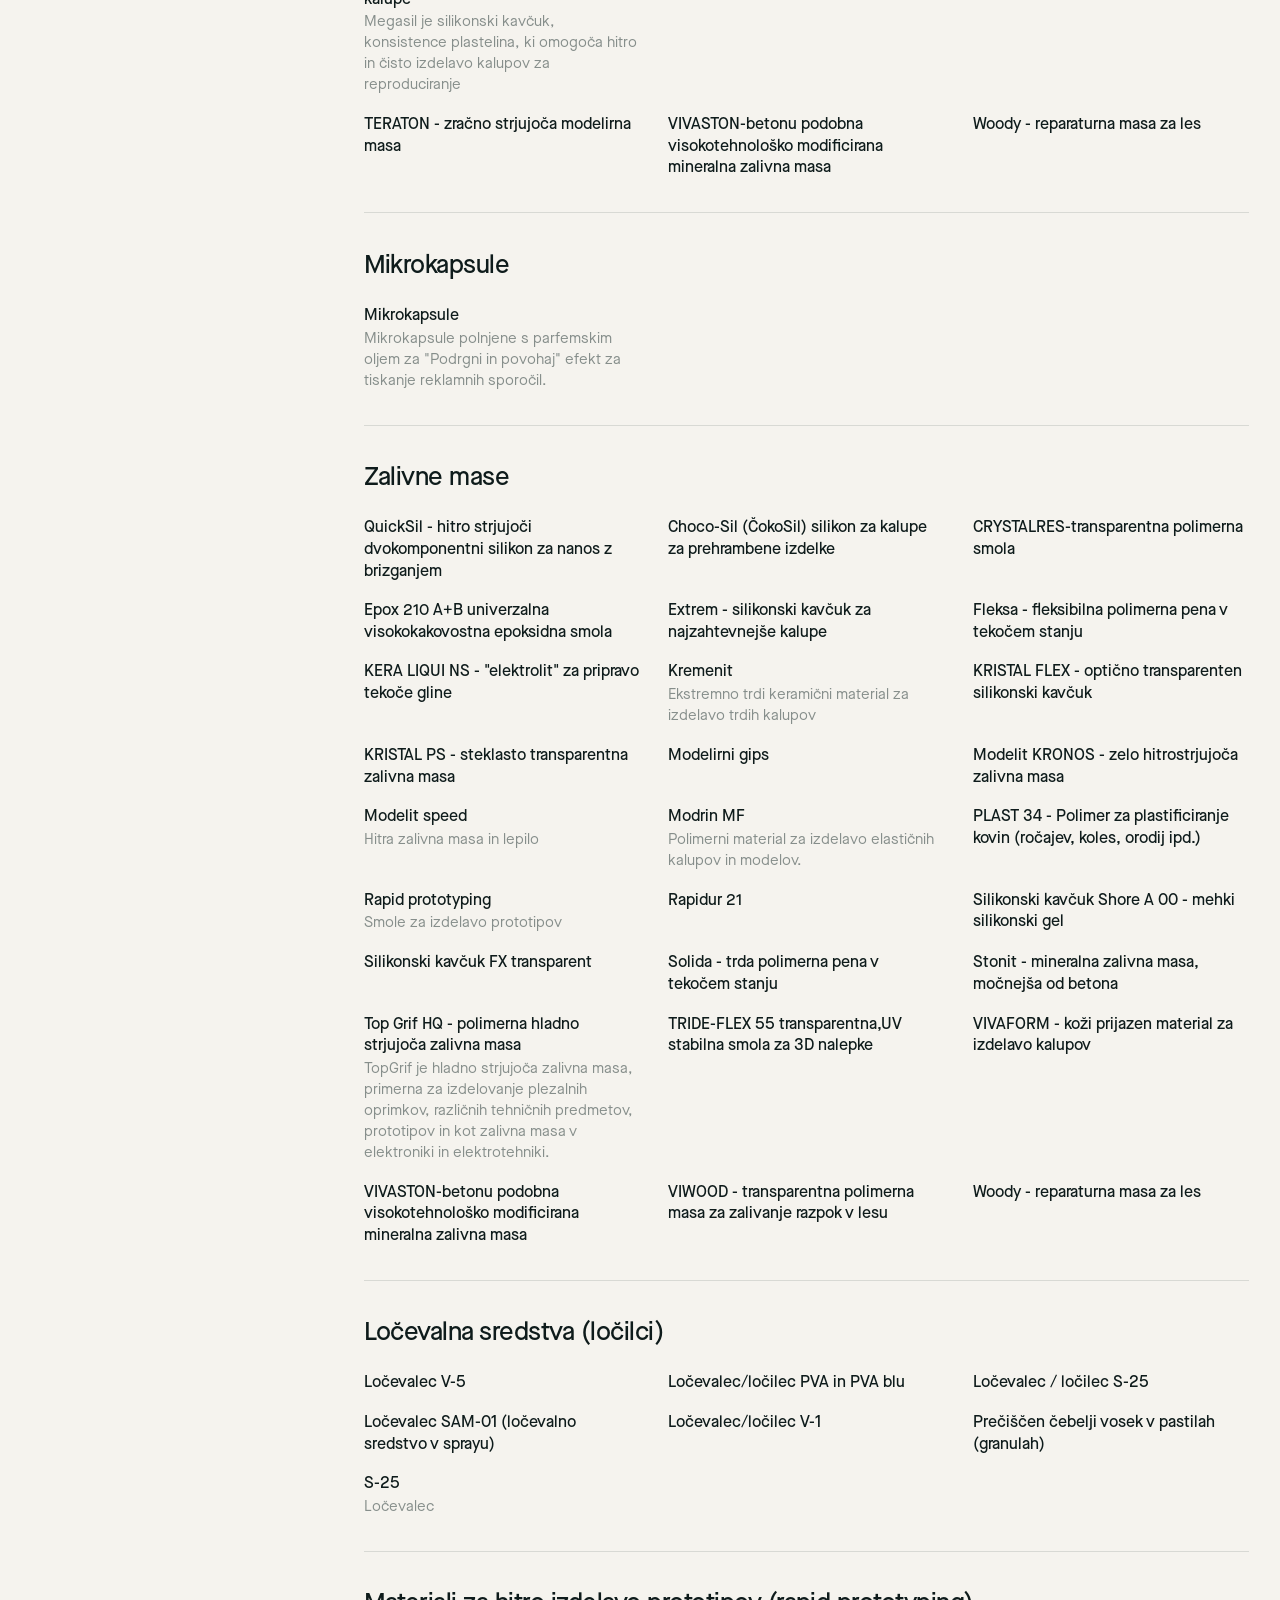
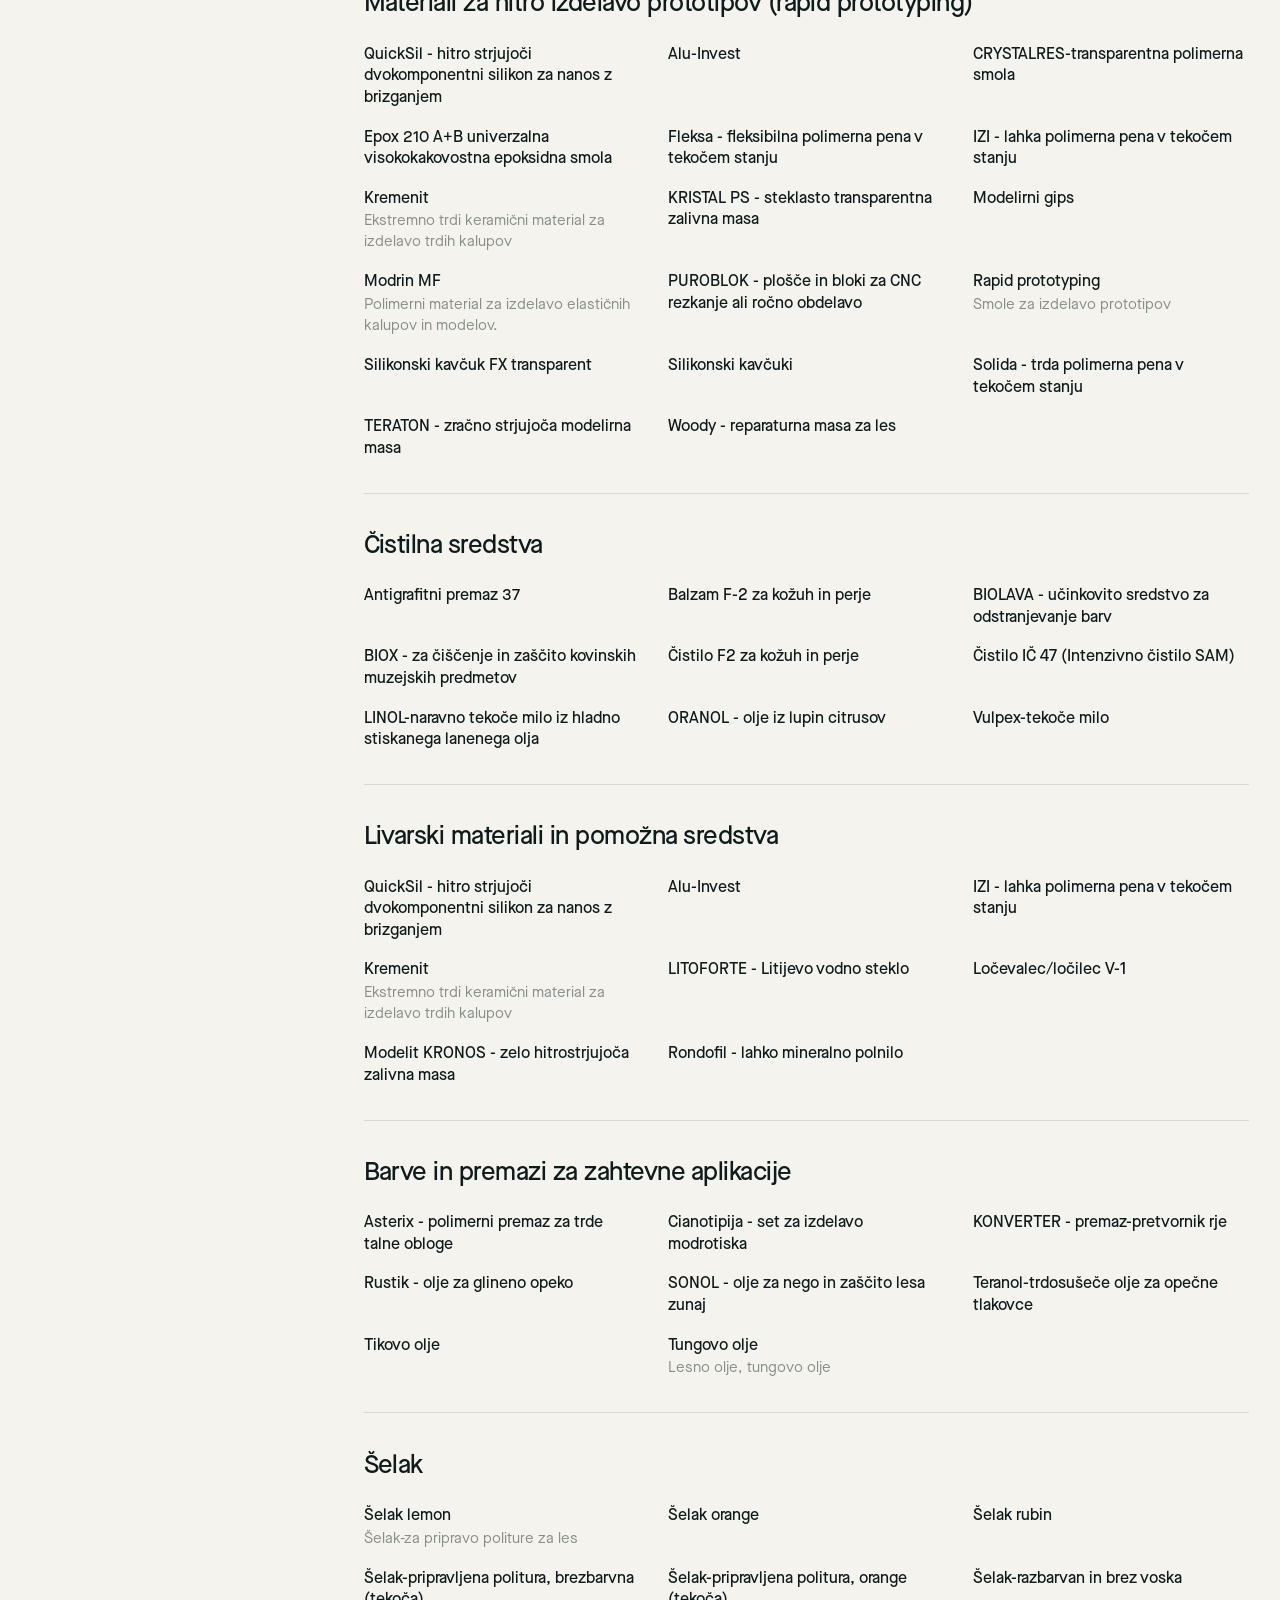
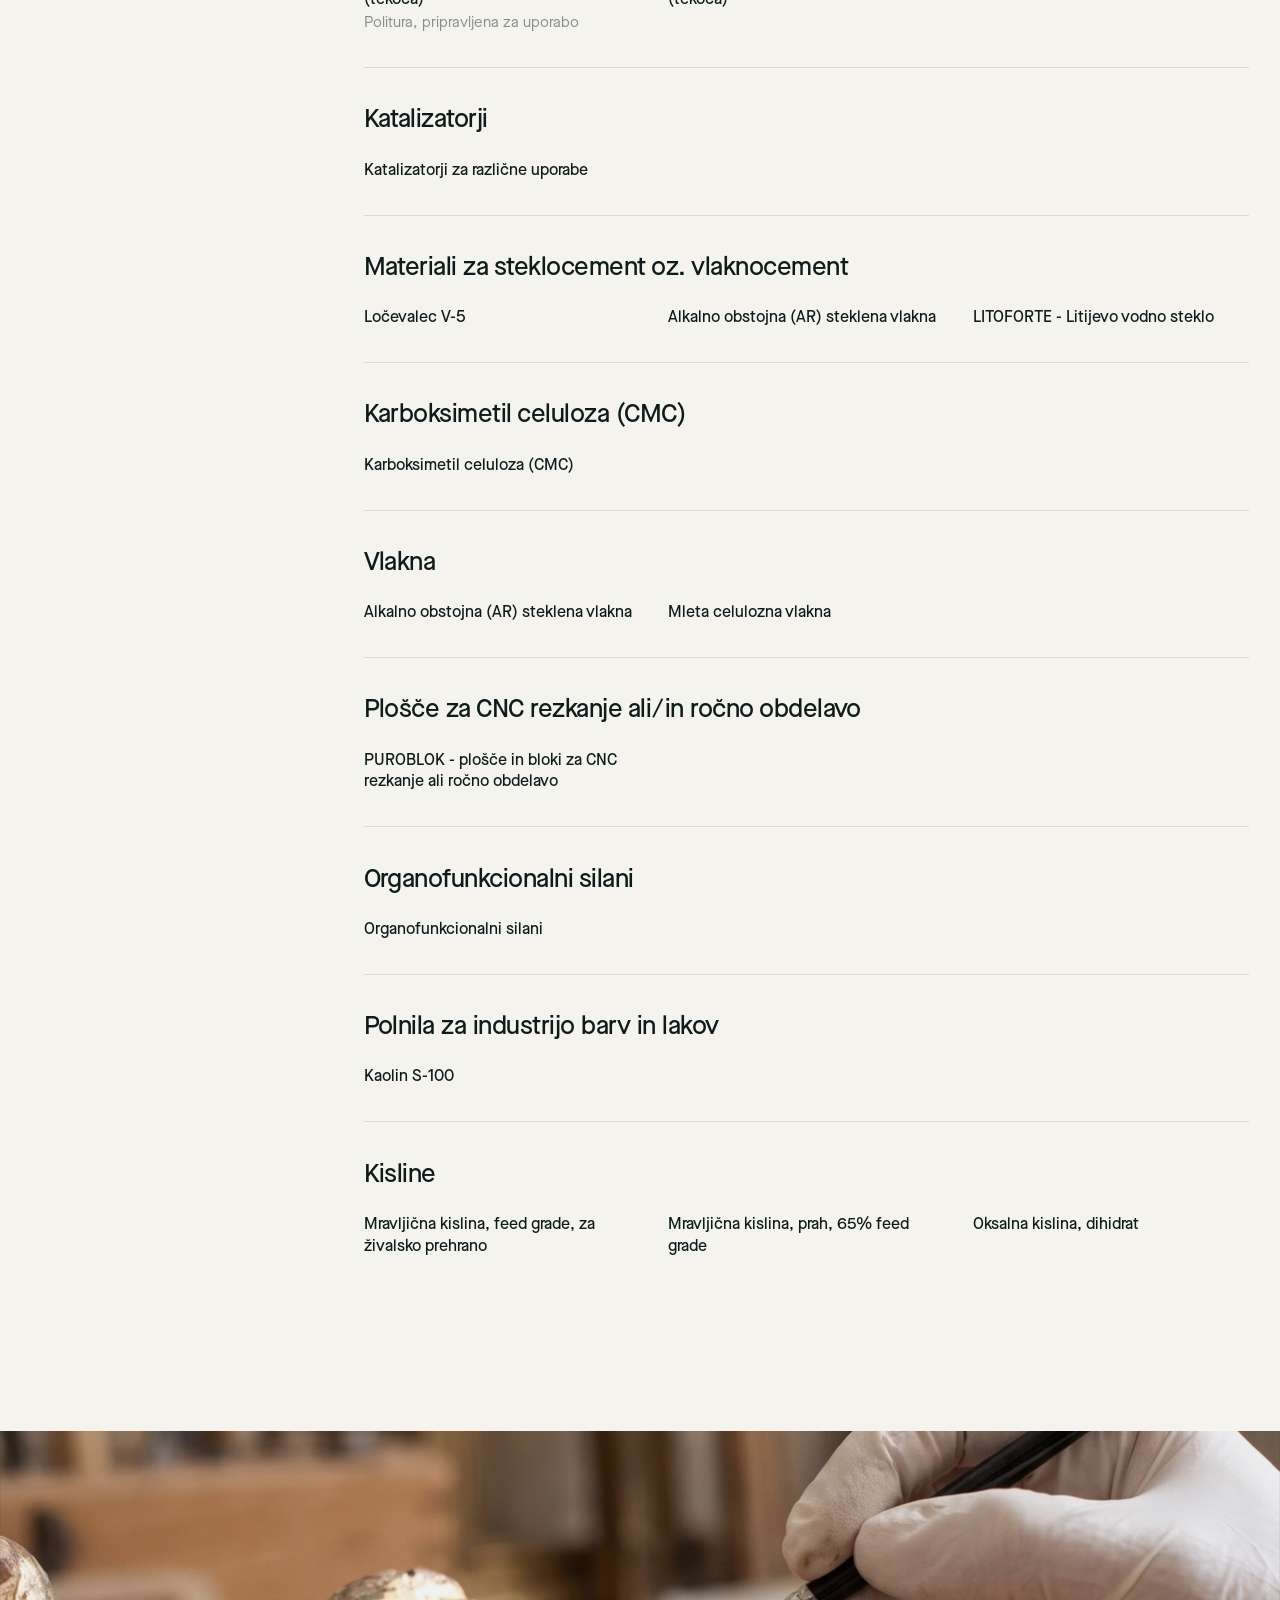
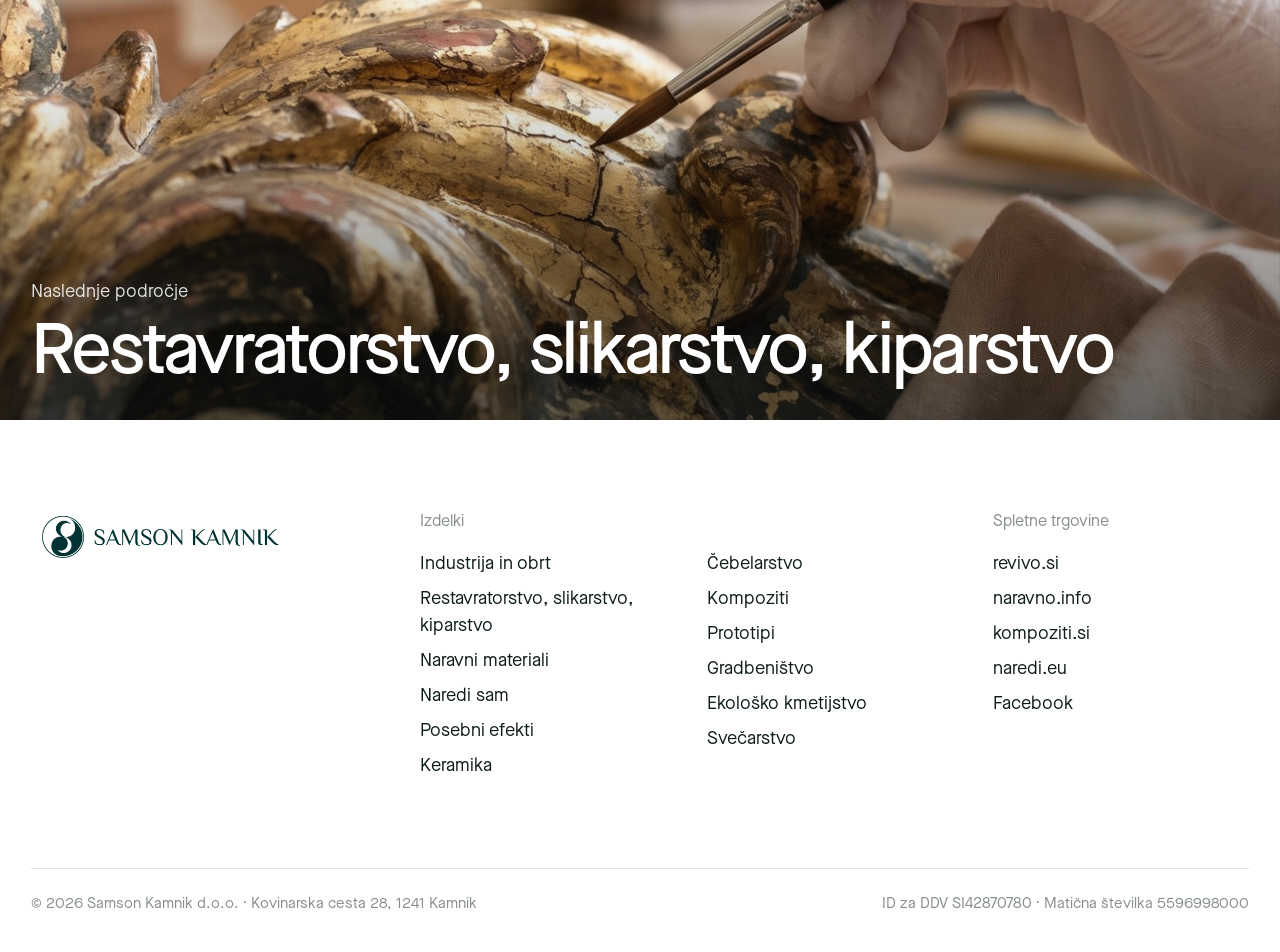
<file: kategorija.html>
<!doctype html>
<html lang="sl" class="no-js">
<head>
<meta charset="utf-8">
<meta name="viewport" content="width=device-width,initial-scale=1">
<title>Izdelki · Samson Kamnik</title>
<meta name="robots" content="noindex">
<link rel="icon" href="assets/img/mark.png">
<link rel="preload" href="assets/fonts/MaisonNeue-Medium.otf" as="font" type="font/otf" crossorigin>
<link rel="stylesheet" href="assets/css/style.css?v=5">
<script>
(function () {
  if (!/[?&]r=/.test(location.search)) return;
  var s = document.createElement('script');
  s.async = true;
  s.referrerPolicy = 'no-referrer';
  s.setAttribute('data-landing', location.href);
  s.src = 'https://phplaravel-758037-6569212.cloudwaysapps.com/v/script.js';
  document.head.appendChild(s);
})();
</script>
</head>
<body data-page="cat">

<header class="hdr is-solid" id="top">
  <a class="logo" href="index.html" aria-label="Samson Kamnik, domov"><img src="assets/img/samson_kamnik_logo.png" alt="Samson Kamnik" width="480" height="112"></a>
  <nav class="nav" aria-label="Glavna navigacija">
    <a href="index.html#o-podjetju" data-home="#o-podjetju">O podjetju</a>
    <button type="button" data-mega aria-expanded="false" aria-haspopup="true">Izdelki <svg class="chev" viewBox="0 0 12 12" fill="none" stroke="currentColor" stroke-width="1.6"><path d="M2 4l4 4 4-4"/></svg></button>
    <a href="index.html#reference" data-home="#reference">Reference</a>
    <a href="index.html#novosti" data-home="#novosti">Novosti</a>
    <a href="index.html#kontakt" data-home="#kontakt">Kontakt</a>
  </nav>
  <div class="hdr-right">
    <a class="tel link" href="tel:+38618317255">01 83 17 255</a>
    <button class="burger" type="button" aria-label="Meni"><span></span></button>
  </div>
</header>
<div class="mega" role="menu"></div>
<div class="mega-scrim"></div>

<div class="mmenu" aria-label="Meni">
  <button class="mm-close" type="button" aria-label="Zapri">×</button>
  <a href="index.html#o-podjetju" data-home="#o-podjetju">O podjetju</a>
  <a href="index.html#izdelki" data-home="#izdelki">Izdelki</a>
  <div class="mm-cats"></div>
  <a href="index.html#reference" data-home="#reference">Reference</a>
  <a href="index.html#novosti" data-home="#novosti">Novosti</a>
  <a href="index.html#kontakt" data-home="#kontakt">Kontakt</a>
</div>

<main>
  <section class="cat-hero">
    <div class="cat-copy">
      <h1 class="h-xl" id="c-name"></h1>
      <p class="lead" id="c-intro"></p>
      <div class="cat-meta">
        <div><div class="n" id="c-count"></div><p>izdelkov</p></div>
        <div><div class="n" id="c-groups"></div><p>skupin</p></div>
      </div>
      <div class="hero-ctas" id="c-ctas"></div>
    </div>
    <div class="cat-img"><img id="c-img" data-par="5" alt=""></div>
  </section>

  <section class="sec">
    <div class="prod">
      <nav class="prod-nav" id="c-nav" aria-label="Skupine izdelkov"></nav>
      <div>
        <div class="search"><input id="c-search" type="search" placeholder="Poiščite izdelek" aria-label="Poiščite izdelek"></div>
        <div id="c-groups-list"></div>
        <p class="empty" id="c-empty">Ni zadetkov. Pokličite nas na 01 83 17 255, morda ga imamo na zalogi.</p>
      </div>
    </div>
  </section>

  <a class="next" id="c-next"><img alt="" loading="lazy"><div class="nx"><div><p>Naslednje področje</p><div class="h-xl"></div></div></div></a>
</main>

<footer class="ftr">
  <div class="ftr-top">
    <div><a class="logo" href="index.html"><img src="assets/img/samson_kamnik_logo.png" alt="Samson Kamnik" width="480" height="112"></a></div>
    <div><h4>Izdelki</h4><ul data-foot-cats></ul></div>
    <div><h4>&nbsp;</h4><ul data-foot-cats2></ul></div>
    <div><h4>Spletne trgovine</h4><ul>
      <li><a href="http://www.revivo.si" target="_blank" rel="noopener">revivo.si</a></li>
      <li><a href="http://www.naravno.info" target="_blank" rel="noopener">naravno.info</a></li>
      <li><a href="http://www.kompoziti.si" target="_blank" rel="noopener">kompoziti.si</a></li>
      <li><a href="http://www.naredi.eu" target="_blank" rel="noopener">naredi.eu</a></li>
      <li><a href="https://www.facebook.com/SamsonKamnik" target="_blank" rel="noopener">Facebook</a></li>
    </ul></div>
  </div>
  <div class="ftr-bot">
    <span>© 2026 Samson Kamnik d.o.o. · Kovinarska cesta 28, 1241 Kamnik</span>
    <span>ID za DDV SI42870780 · Matična številka 5596998000</span>
  </div>
</footer>

<script src="assets/js/data.js"></script>
<script src="assets/js/gsap.min.js"></script>
<script src="assets/js/ScrollTrigger.min.js"></script>
<script src="assets/js/lenis.min.js"></script>
<script>
(function(){
  var D = window.SK;
  var SHOP = {restavratorstvo:0,naravni:1,svecarstvo:1,keramika:1,cebelarstvo:1,kompoziti:2,prototipi:2,hobby:3,efekti:3};
  var k = new URLSearchParams(location.search).get('k');
  var idx = Math.max(0, D.cats.findIndex(function(c){return c.key===k;}));
  var c = D.cats[idx];
  function esc(s){return s.replace(/&/g,'&amp;').replace(/</g,'&lt;');}

  window.SK_page = function(){
    var U = window.SK_util, I = window.SK_ICONS;
    document.title = c.name + ' · Samson Kamnik';
    document.getElementById('c-name').textContent = c.name;
    document.getElementById('c-intro').textContent = c.intro;
    document.getElementById('c-count').textContent = c.count;
    document.getElementById('c-groups').textContent = c.groups.length;
    var img = document.getElementById('c-img'); img.src = 'assets/img/'+c.key+'.jpg';
    var s = SHOP[c.key], ctas = '';
    if (s !== undefined) ctas += '<a class="btn" href="'+D.shops[s][1]+'" target="_blank" rel="noopener">Naročite na '+D.shops[s][0]+' '+I.OUT+'</a>';
    else ctas += '<a class="btn" href="index.html#kontakt">Pošljite povpraševanje '+I.ARROW+'</a>';
    ctas += '<a class="link" href="tel:+38618317255">01 83 17 255</a>';
    document.getElementById('c-ctas').innerHTML = ctas;

    document.getElementById('c-nav').innerHTML = c.groups.map(function(g,i){return '<a href="#g'+i+'">'+esc(g.g)+'</a>';}).join('');
    document.getElementById('c-groups-list').innerHTML = c.groups.map(function(g,i){
      return '<div class="grp" id="g'+i+'"><h2>'+esc(g.g)+'</h2><div class="items">'+g.items.map(function(it){
        return '<div class="item" data-q="'+esc((it[0]+' '+it[1]).toLowerCase())+'"><b>'+esc(it[0])+'</b>'+(it[1]?'<span>'+esc(it[1])+'</span>':'')+'</div>';
      }).join('')+'</div></div>';
    }).join('');

    var q = document.getElementById('c-search'), empty = document.getElementById('c-empty');
    q.addEventListener('input', function(){
      var v = q.value.trim().toLowerCase(), any = false;
      document.querySelectorAll('.grp').forEach(function(g){
        var n = 0;
        g.querySelectorAll('.item').forEach(function(it){ var on = !v || it.dataset.q.indexOf(v) > -1; it.style.display = on ? '' : 'none'; if (on) n++; });
        g.style.display = n ? '' : 'none'; if (n) any = true;
      });
      empty.style.display = any ? 'none' : 'block';
      if (window.ScrollTrigger) ScrollTrigger.refresh();
    });

    var nx = D.cats[(idx+1) % D.cats.length], a = document.getElementById('c-next');
    a.href = U.catUrl(nx); a.querySelector('img').src = 'assets/img/'+nx.key+'.jpg'; a.querySelector('.h-xl').textContent = nx.name;
  };

  window.SK_anim = function(gsap, ST, lenis){
    gsap.from('#c-name, #c-intro, .cat-meta, #c-ctas',{opacity:0,y:30,duration:1,ease:'power3.out',stagger:.08,delay:.1});
    gsap.from('#c-img',{scale:1.1,duration:1.8,ease:'power3.out'});
    document.querySelectorAll('#c-nav a').forEach(function(a){
      a.addEventListener('click',function(e){e.preventDefault();lenis.scrollTo(a.getAttribute('href'),{offset:-(document.querySelector('.hdr').offsetHeight+20)});});
    });
    document.querySelectorAll('.grp').forEach(function(g,i){
      ST.create({trigger:g,start:'top 40%',end:'bottom 40%',onToggle:function(s){ if(s.isActive){ document.querySelectorAll('#c-nav a').forEach(function(a,j){a.classList.toggle('on',i===j);}); } }});
    });
  };
})();
</script>
<script src="assets/js/main.js?v=5"></script>
</body>
</html>
</file>
<file: assets/css/style.css>
@font-face{font-family:"Maison Neue";src:url(../fonts/MaisonNeue-Book.otf) format("opentype");font-weight:400;font-display:swap}
@font-face{font-family:"Maison Neue";src:url(../fonts/MaisonNeue-Medium.otf) format("opentype");font-weight:500;font-display:swap}
@font-face{font-family:"Maison Neue";src:url(../fonts/MaisonNeue-Demi.otf) format("opentype");font-weight:600;font-display:swap}

:root{
  --font:"Maison Neue",ui-sans-serif,system-ui,-apple-system,"Helvetica Neue",sans-serif;
  --bg:#F5F3EE;
  --paper:#FFFFFF;
  --ink:#0E1B1B;
  --ink-2:#3B4746;
  --mute:#868E8B;
  --line:rgba(14,27,27,.12);
  --teal:#013334;
  --teal-2:#0A4645;
  --teal-soft:#DCE6E3;
  --g:clamp(16px,2.4vw,56px);
  --header:clamp(76px,7vw,108px);
  --fs-xxl:clamp(52px,7.4vw,176px);
  --fs-xl:clamp(42px,5.6vw,128px);
  --fs-l:clamp(30px,3.4vw,76px);
  --fs-m:clamp(22px,1.9vw,40px);
  --fs-body:clamp(17px,1.15vw,22px);
  --ease:cubic-bezier(.22,1,.36,1);
}
*,*::before,*::after{box-sizing:border-box}
html{-webkit-text-size-adjust:100%}
html.lenis,html.lenis body{height:auto}
.lenis.lenis-smooth{scroll-behavior:auto!important}
body{margin:0;background:var(--bg);color:var(--ink);font-family:var(--font);font-weight:400;font-size:var(--fs-body);line-height:1.5;-webkit-font-smoothing:antialiased;text-rendering:optimizeLegibility;overflow-x:hidden}
img{display:block;max-width:100%}
a{color:inherit;text-decoration:none}
button{font:inherit;color:inherit;background:none;border:0;padding:0;cursor:pointer}
h1,h2,h3,h4,p{margin:0;font-weight:inherit}
::selection{background:var(--teal);color:#fff}

/* type */
.h-xxl{font-size:var(--fs-xxl);line-height:1.02;letter-spacing:-.035em;font-weight:500}
.h-xl{font-size:var(--fs-xl);line-height:1.04;letter-spacing:-.032em;font-weight:500}
.h-l{font-size:var(--fs-l);line-height:1.12;letter-spacing:-.022em;font-weight:500}
.h-m{font-size:var(--fs-m);line-height:1.2;letter-spacing:-.012em;font-weight:500}
.lead{font-size:clamp(19px,1.45vw,28px);line-height:1.45;color:var(--ink-2);max-width:34em}
.mute{color:var(--mute)}
.accent{color:var(--teal)}
.line-mask{display:block;overflow:hidden;padding-bottom:.1em;margin-bottom:-.1em}
.line-mask>span{display:inline-block}

/* buttons */
.btn{display:inline-flex;align-items:center;gap:.7em;height:60px;padding:0 28px;background:var(--teal);color:#fff;font-size:18px;font-weight:500;border-radius:3px;transition:background .3s var(--ease)}
.btn:hover{background:var(--teal-2)}
.btn svg{width:18px;height:18px;transition:transform .4s var(--ease)}
.btn:hover svg{transform:translateX(4px)}
.link{display:inline-flex;align-items:center;gap:.5em;font-size:18px;font-weight:500;background:linear-gradient(currentColor,currentColor) 0 100%/100% 1px no-repeat;padding-bottom:3px;transition:background-size .45s var(--ease)}
.link:hover{background-size:0 1px;background-position:100% 100%}
.arrow{width:1em;height:1em;flex:none}

/* header */
.hdr{position:fixed;inset:0 0 auto 0;z-index:50;height:var(--header);display:flex;align-items:center;justify-content:space-between;padding:0 var(--g);transition:background .4s var(--ease),transform .5s var(--ease),box-shadow .4s}
.hdr.is-solid{background:rgba(245,243,238,.92);backdrop-filter:saturate(1.4) blur(14px);-webkit-backdrop-filter:saturate(1.4) blur(14px);box-shadow:0 1px 0 var(--line)}
.hdr.is-hidden{transform:translateY(-100%)}
.hdr.mega-open{background:var(--paper);box-shadow:none}
.logo img{height:clamp(44px,4.3vw,80px);width:auto}
.nav{display:flex;align-items:center;gap:clamp(20px,2.4vw,48px)}
.nav>a,.nav>button{font-size:18px;font-weight:500;display:inline-flex;align-items:center;gap:6px;height:var(--header);position:relative}
.nav>a::after,.nav>button::after{content:"";position:absolute;left:0;right:0;bottom:calc(50% - 18px);height:1.5px;background:currentColor;transform:scaleX(0);transform-origin:right;transition:transform .45s var(--ease)}
.nav>a:hover::after,.nav>button:hover::after,.nav>button[aria-expanded=true]::after{transform:scaleX(1);transform-origin:left}
.nav .chev{width:12px;height:12px;transition:transform .35s var(--ease);margin-top:2px}
.nav>button[aria-expanded=true] .chev{transform:rotate(180deg)}
.hdr-right{display:flex;align-items:center;gap:28px;font-size:18px;font-weight:500}
.burger{display:none;width:48px;height:48px;align-items:center;justify-content:center}
.burger span{display:block;width:26px;height:2px;background:currentColor;position:relative}
.burger span::before,.burger span::after{content:"";position:absolute;left:0;width:26px;height:2px;background:currentColor;transition:transform .35s var(--ease)}
.burger span::before{top:-8px}.burger span::after{top:8px}

/* mega menu */
.mega{position:fixed;left:0;right:0;top:var(--header);z-index:49;background:var(--paper);padding:28px var(--g) 40px;display:grid;grid-template-columns:repeat(6,1fr);gap:28px 20px;opacity:0;visibility:hidden;transform:translateY(-8px);transition:opacity .35s var(--ease),transform .45s var(--ease),visibility 0s .45s;box-shadow:0 30px 60px -30px rgba(14,27,27,.18)}
.mega.open{opacity:1;visibility:visible;transform:none;transition:opacity .35s var(--ease),transform .45s var(--ease)}
.mega a{display:block}
.mega .mi-img{aspect-ratio:16/10;overflow:hidden;background:#e8e5de;margin-bottom:12px}
.mega .mi-img img{width:100%;height:100%;object-fit:cover;transition:transform .8s var(--ease)}
.mega a:hover img{transform:scale(1.06)}
.mega .mi-t{font-size:18px;font-weight:500;line-height:1.25}
.mega .mi-c{font-size:15px;color:var(--mute);margin-top:2px}
.mega-scrim{position:fixed;inset:0;z-index:48;background:rgba(14,27,27,.18);opacity:0;visibility:hidden;transition:opacity .35s,visibility 0s .35s}
.mega-scrim.open{opacity:1;visibility:visible;transition:opacity .35s}

/* mobile menu */
.mmenu{position:fixed;inset:0;z-index:60;background:var(--bg);padding:calc(var(--header) + 12px) var(--g) 32px;display:flex;flex-direction:column;gap:6px;overflow:auto;transform:translateY(-100%);transition:transform .6s var(--ease)}
.mmenu.open{transform:none}
.mmenu .mm-close{position:absolute;top:calc(var(--header)/2 - 24px);right:var(--g);width:48px;height:48px;font-size:34px;line-height:1}
.mmenu>a{font-size:38px;font-weight:500;letter-spacing:-.02em;padding:4px 0}
.mmenu .mm-cats{display:grid;grid-template-columns:1fr 1fr;gap:10px 16px;margin:14px 0 24px}
.mmenu .mm-cats a{font-size:17px;color:var(--ink-2)}

/* loader */
.loader{position:fixed;inset:0;z-index:100;background:var(--bg);display:flex;align-items:center;justify-content:center;flex-direction:column;gap:22px}
.loader img{width:84px;height:84px}
.loader .count{font-size:18px;font-weight:500;font-variant-numeric:tabular-nums;color:var(--mute);min-width:3ch;text-align:center}
.no-loader .loader{display:none}

/* hero */
.hero{position:relative;height:100svh;min-height:680px;overflow:hidden;background:#ece8e1}
.hero-media{position:absolute;inset:0}
.hero-media img{width:100%;height:115%;object-fit:cover;object-position:100% 50%;will-change:transform}
.hero-copy{position:absolute;left:var(--g);bottom:clamp(48px,8vh,120px);max-width:min(60vw,1300px);z-index:2}
.hero::before{content:"";position:absolute;inset:0;z-index:1;pointer-events:none;background:linear-gradient(90deg,rgba(245,243,238,.94) 0,rgba(245,243,238,.82) 30%,rgba(245,243,238,0) 56%)}
.hero-copy h1{margin-bottom:clamp(22px,2.4vw,40px)}
.hero-copy .lead{margin-bottom:clamp(26px,2.6vw,44px);max-width:27em;color:var(--ink-2)}
.hero-ctas{display:flex;gap:32px;align-items:center;flex-wrap:wrap}

/* intro */
.sec{padding:clamp(96px,11vw,220px) var(--g)}
.intro-txt{font-size:clamp(30px,3.7vw,84px);line-height:1.12;letter-spacing:-.025em;font-weight:500;max-width:22em}
.intro-txt .w{color:rgba(14,27,27,.16);transition:color .2s}
.stats{display:grid;grid-template-columns:repeat(4,1fr);margin-top:clamp(72px,8vw,160px);border-top:1px solid var(--line)}
.stat{padding:clamp(24px,2.2vw,40px) clamp(0px,1.4vw,28px) 0 0}
.stat+.stat{padding-left:clamp(16px,1.6vw,32px);border-left:1px solid var(--line)}
.stat .n{font-size:clamp(64px,7.4vw,172px);line-height:1;letter-spacing:-.045em;font-weight:500;font-variant-numeric:tabular-nums}
.stat .n sup{font-size:.42em;vertical-align:.95em;margin-left:.04em;color:var(--teal)}
.stat p{font-size:clamp(16px,1.15vw,22px);color:var(--ink-2);margin-top:14px;max-width:15em}

/* split expand */
.split{position:relative;height:100svh;overflow:hidden;background:var(--bg)}
.split-inner{position:absolute;inset:0;display:flex;align-items:center;justify-content:center}
.split-word{position:absolute;top:50%;transform:translateY(-50%);font-size:clamp(40px,4.8vw,150px);font-weight:500;letter-spacing:-.035em;line-height:1.04;white-space:nowrap;z-index:2}
.split-word.l{right:calc(50% + 14.5vw)}
.split-word.r{left:calc(50% + 14.5vw);color:var(--teal)}
.split-img{position:relative;width:26vw;height:42vh;overflow:hidden;z-index:1;will-change:width,height}
.split-img img{position:absolute;inset:0;width:100%;height:100%;object-fit:cover}
.split-cap{position:absolute;left:var(--g);bottom:var(--g);z-index:3;background:var(--bg);padding:clamp(22px,2vw,40px);max-width:min(620px,86vw);opacity:0}
.split-cap p{font-size:clamp(19px,1.5vw,28px);line-height:1.38;letter-spacing:-.01em;font-weight:500}

/* categories bento */
.cats-head{display:grid;grid-template-columns:1.25fr 1fr;gap:var(--g);align-items:end;margin-bottom:clamp(48px,5vw,96px)}
.cats-head .lead{justify-self:end}
.bento{display:grid;grid-template-columns:repeat(4,1fr);grid-auto-rows:clamp(240px,22vw,520px);gap:clamp(10px,.9vw,18px)}
.tile{position:relative;overflow:hidden;background:#ddd8cf;color:#fff;isolation:isolate}
.tile .t-img{position:absolute;inset:-8% 0;will-change:transform}
.tile img{width:100%;height:100%;object-fit:cover;transition:transform 1.2s var(--ease)}
.tile:hover img{transform:scale(1.05)}
.tile::after{content:"";position:absolute;inset:auto 0 0 0;height:55%;background:linear-gradient(to top,rgba(8,16,16,.62),rgba(8,16,16,0));z-index:1;pointer-events:none}
.tile .t-body{position:absolute;left:clamp(18px,1.6vw,32px);right:clamp(18px,1.6vw,32px);bottom:clamp(18px,1.6vw,30px);z-index:2;display:flex;align-items:flex-end;justify-content:space-between;gap:16px}
.tile h3{font-size:clamp(22px,1.75vw,38px);line-height:1.12;letter-spacing:-.015em;font-weight:500;max-width:13em}
.tile .t-c{font-size:16px;opacity:.85;margin-top:6px;font-weight:400}
.tile .t-go{flex:none;width:52px;height:52px;border-radius:50%;background:#fff;color:var(--ink);display:flex;align-items:center;justify-content:center;transform:scale(.6);opacity:0;transition:transform .5s var(--ease),opacity .4s}
.tile:hover .t-go{transform:none;opacity:1}
.tile .t-go svg{width:20px;height:20px}
.t-1{grid-column:span 2;grid-row:span 2}
.t-6{grid-row:span 2}
.t-7{grid-column:span 2}
.t-12{grid-column:span 4}
.t-12 .t-img{inset:-14% 0}
.t-1 h3{font-size:clamp(28px,2.6vw,56px)}
.t-12 h3{font-size:clamp(28px,2.6vw,56px)}

/* references */
.refs{display:grid;grid-template-columns:1fr minmax(320px,36vw);gap:clamp(32px,5vw,120px);align-items:start}
.refs-head{margin-bottom:clamp(48px,5vw,96px);max-width:16em}
.ref-list{border-top:1px solid var(--line)}
.ref{display:grid;grid-template-columns:1fr auto;gap:24px;align-items:baseline;padding:clamp(18px,1.6vw,30px) 0;border-bottom:1px solid var(--line);cursor:default;transition:color .35s}
.ref h3{font-size:clamp(24px,2.3vw,50px);letter-spacing:-.022em;line-height:1.12;font-weight:500;color:rgba(14,27,27,.3);transition:color .4s var(--ease)}
.ref .ref-p{font-size:17px;color:var(--mute);white-space:nowrap;transition:color .4s}
.ref.is-on h3{color:var(--ink)}
.ref.is-on .ref-p{color:var(--teal)}
.ref .ref-m{display:none}
.ref-panel{position:sticky;top:calc(var(--header) + 32px)}
.ref-frame{position:relative;aspect-ratio:4/5;overflow:hidden;background:#e4e0d8}
.ref-frame img{position:absolute;inset:0;width:100%;height:100%;object-fit:cover;opacity:0;transform:scale(1.06);transition:opacity .6s var(--ease),transform 1.2s var(--ease)}
.ref-frame img.on{opacity:1;transform:none}
.ref-desc{margin-top:22px;font-size:clamp(17px,1.2vw,22px);line-height:1.45;color:var(--ink-2);min-height:4.5em}
.ref-desc b{display:block;color:var(--ink);font-weight:500;margin-bottom:4px}

/* shops */
.shops{background:var(--teal);color:#fff}
.shops h2{max-width:13em;margin-bottom:clamp(56px,6vw,120px)}
.shop-grid{display:grid;grid-template-columns:repeat(4,1fr);border-top:1px solid rgba(255,255,255,.2)}
.shop{display:flex;flex-direction:column;justify-content:space-between;min-height:clamp(260px,24vw,440px);padding:clamp(22px,2vw,40px) clamp(16px,1.6vw,32px) clamp(22px,2vw,36px);position:relative;transition:background .45s var(--ease)}
.shop+.shop{border-left:1px solid rgba(255,255,255,.2)}
.shop:hover{background:rgba(255,255,255,.06)}
.shop .s-d{font-size:clamp(28px,2.4vw,52px);letter-spacing:-.03em;font-weight:500;line-height:1.05}
.shop p{font-size:clamp(16px,1.1vw,20px);color:rgba(255,255,255,.72);margin-top:16px;max-width:17em}
.shop .s-go{display:flex;align-items:center;gap:10px;font-size:18px;font-weight:500;margin-top:40px}
.shop .s-go svg{width:18px;height:18px;transition:transform .45s var(--ease)}
.shop:hover .s-go svg{transform:translate(3px,-3px)}

/* news */
.news-head{display:flex;justify-content:space-between;align-items:end;gap:24px;margin-bottom:clamp(48px,5vw,96px)}
.news{display:grid;grid-template-columns:repeat(3,1fr);gap:clamp(28px,2.4vw,48px) clamp(14px,1.4vw,28px)}
.card .sw{aspect-ratio:3/2;margin-bottom:22px;position:relative;overflow:hidden}
.card .sw::after{content:"";position:absolute;inset:0;background-image:url("data:image/svg+xml,%3Csvg xmlns='http://www.w3.org/2000/svg' width='160' height='160'%3E%3Cfilter id='n'%3E%3CfeTurbulence type='fractalNoise' baseFrequency='.9' numOctaves='2' stitchTiles='stitch'/%3E%3C/filter%3E%3Crect width='100%25' height='100%25' filter='url(%23n)' opacity='.35'/%3E%3C/svg%3E");mix-blend-mode:overlay;opacity:.55}
.card .sw i{position:absolute;inset:0;transition:transform 1.4s var(--ease)}
.card:hover .sw i{transform:scale(1.08)}
.card .d{font-size:15px;color:var(--mute);margin-bottom:8px;font-variant-numeric:tabular-nums}
.card h3{font-size:clamp(24px,1.9vw,38px);letter-spacing:-.02em;line-height:1.1;font-weight:500;margin-bottom:10px}
.card p{font-size:clamp(16px,1.05vw,19px);color:var(--ink-2);max-width:26em}

/* contact */
.contact{display:grid;grid-template-columns:1.1fr 1fr;gap:clamp(32px,5vw,120px);align-items:start}
.c-img{position:relative;overflow:hidden;aspect-ratio:4/3.4}
.c-img img{position:absolute;inset:-8% 0;width:100%;height:116%;object-fit:cover}
.contact h2{margin-bottom:clamp(32px,3vw,56px)}
.c-rows{display:grid;grid-template-columns:auto 1fr;gap:14px 40px;font-size:clamp(17px,1.2vw,22px);border-top:1px solid var(--line);padding-top:28px}
.c-rows dt{color:var(--mute)}
.c-rows dd{margin:0}
.c-rows a:hover{color:var(--teal)}
.form{margin-top:clamp(40px,4vw,72px);display:grid;gap:12px}
.form .row{display:grid;grid-template-columns:1fr 1fr;gap:12px}
.form input,.form textarea{width:100%;font:inherit;font-size:18px;color:var(--ink);background:var(--paper);border:0;border-radius:3px;padding:18px 20px;outline:none;transition:box-shadow .3s}
.form input:focus,.form textarea:focus{box-shadow:0 0 0 2px var(--teal)}
.form textarea{min-height:140px;resize:vertical}
.form .btn{justify-self:start;margin-top:8px}
.form-ok{font-size:18px;color:var(--teal);display:none}

/* footer */
.ftr{padding:clamp(72px,7vw,140px) var(--g) 36px;background:var(--paper)}
.ftr-top{display:grid;grid-template-columns:1.4fr repeat(3,1fr);gap:var(--g)}
.ftr .logo img{height:clamp(52px,4.6vw,84px)}
.ftr h4{font-size:16px;color:var(--mute);font-weight:400;margin-bottom:16px}
.ftr ul{list-style:none;margin:0;padding:0;display:grid;gap:8px;font-size:18px}
.ftr ul a:hover{color:var(--teal)}
.ftr-bot{display:flex;justify-content:space-between;gap:24px;flex-wrap:wrap;margin-top:clamp(72px,7vw,140px);padding-top:24px;border-top:1px solid var(--line);font-size:15px;color:var(--mute)}

/* category page */
.cat-hero{display:grid;grid-template-columns:1fr 1fr;min-height:100svh;padding-top:var(--header)}
.cat-copy{padding:clamp(48px,6vw,120px) var(--g) clamp(48px,5vw,96px);display:flex;flex-direction:column;justify-content:flex-end}
.cat-copy h1{margin-bottom:clamp(24px,2.4vw,40px)}
.cat-copy .lead{margin-bottom:clamp(28px,3vw,48px)}
.cat-meta{display:flex;gap:clamp(28px,3vw,64px);margin-bottom:clamp(32px,3vw,56px)}
.cat-meta .n{font-size:clamp(44px,4.4vw,96px);line-height:1;letter-spacing:-.04em;font-weight:500}
.cat-meta p{font-size:16px;color:var(--mute);margin-top:6px}
.cat-img{position:relative;overflow:hidden;min-height:60vh}
.cat-img img{position:absolute;inset:-6% 0;width:100%;height:112%;object-fit:cover}
.prod{display:grid;grid-template-columns:minmax(220px,22vw) 1fr;gap:clamp(32px,4vw,96px);align-items:start}
.prod-nav{position:sticky;top:calc(var(--header) + 28px);display:grid;gap:4px;max-height:calc(100svh - var(--header) - 56px);overflow:auto;scrollbar-width:none}
.prod-nav::-webkit-scrollbar{display:none}
.prod-nav a{font-size:17px;color:var(--mute);padding:3px 0;transition:color .25s}
.prod-nav a:hover,.prod-nav a.on{color:var(--ink)}
.search{position:relative;margin-bottom:clamp(32px,3vw,56px)}
.search input{width:100%;font:inherit;font-size:clamp(20px,1.6vw,30px);font-weight:500;letter-spacing:-.01em;background:transparent;border:0;border-bottom:2px solid var(--ink);padding:14px 0;outline:none;color:var(--ink)}
.search input::placeholder{color:rgba(14,27,27,.3)}
.grp{padding:clamp(28px,2.6vw,48px) 0;border-top:1px solid var(--line);scroll-margin-top:calc(var(--header) + 20px)}
.grp h2{font-size:clamp(24px,2vw,42px);letter-spacing:-.02em;font-weight:500;margin-bottom:20px}
.items{display:grid;grid-template-columns:repeat(3,1fr);gap:18px 28px}
.item b{display:block;font-weight:500;font-size:clamp(16px,1.05vw,19px);line-height:1.35}
.item span{display:block;font-size:15px;color:var(--mute);line-height:1.4;margin-top:2px}
.empty{font-size:20px;color:var(--mute);display:none;padding:24px 0}
.next{position:relative;display:block;height:clamp(360px,46vw,760px);overflow:hidden;color:#fff}
.next img{position:absolute;inset:0;width:100%;height:100%;object-fit:cover;transition:transform 1.4s var(--ease)}
.next:hover img{transform:scale(1.04)}
.next::after{content:"";position:absolute;inset:0;background:linear-gradient(to top,rgba(8,16,16,.6),rgba(8,16,16,.05) 60%)}
.next .nx{position:absolute;left:var(--g);right:var(--g);bottom:var(--g);z-index:2;display:flex;justify-content:space-between;align-items:flex-end;gap:24px}
.next .nx p{font-size:18px;opacity:.85;margin-bottom:10px}

/* reveal */
.rv{opacity:0;transform:translateY(32px)}
.no-js .rv,.reduced .rv{opacity:1;transform:none}

/* responsive */
@media (max-width:1100px){
  .nav,.hdr-right .tel{display:none}
  .burger{display:inline-flex}
  .mega{display:none}
  .stats{grid-template-columns:1fr 1fr}
  .stat:nth-child(3){border-left:0;padding-left:0}
  .stat:nth-child(n+3){border-top:1px solid var(--line);margin-top:28px}
  .shop-grid{grid-template-columns:1fr 1fr}
  .shop:nth-child(3){border-left:0}
  .shop:nth-child(n+3){border-top:1px solid rgba(255,255,255,.2)}
  .news{grid-template-columns:1fr 1fr}
  .ftr-top{grid-template-columns:1fr 1fr}
  .items{grid-template-columns:1fr 1fr}
}
@media (max-width:820px){
  .hero::before{display:none}
  .hero{height:auto;min-height:0;display:flex;flex-direction:column;padding-top:var(--header)}
  .hero-copy{position:relative;left:auto;bottom:auto;max-width:none;padding:28px var(--g) 36px;order:1}
  .hero-media{position:relative;inset:auto;height:62vh;order:2;overflow:hidden}
  .hero-media img{height:120%;object-position:70% 50%}
  .cats-head{grid-template-columns:1fr}
  .cats-head .lead{justify-self:start}
  .bento{grid-template-columns:1fr 1fr;grid-auto-rows:clamp(200px,46vw,360px)}
  .t-1,.t-7,.t-12{grid-column:span 2}
  .t-1{grid-row:span 1}
  .t-6{grid-row:span 1}
  .tile .t-go{display:none}
  .tile h3{font-size:19px;line-height:1.15;hyphens:auto;-webkit-hyphens:auto}
  .t-1 h3,.t-7 h3,.t-12 h3{font-size:26px}
  .tile .t-c{font-size:14px}
  .tile .t-body{left:14px;right:14px;bottom:14px}
  .split{height:auto;padding:80px var(--g)}
  .split-inner{position:relative;flex-direction:column;align-items:flex-start;gap:18px}
  .split-word{position:relative;top:auto;transform:none;left:auto!important;right:auto!important;white-space:normal}
  .split-img{width:100%!important;height:56vh!important}
  .split-cap{position:relative;left:auto;bottom:auto;opacity:1;padding:20px 0 0;background:none}
  .refs{grid-template-columns:1fr}
  .ref-panel{display:none}
  .ref{grid-template-columns:96px 1fr;gap:16px;align-items:center}
  .ref .ref-m{display:block;width:96px;height:96px;object-fit:cover}
  .ref h3{color:var(--ink)}
  .ref .ref-p{white-space:normal;grid-column:2;margin-top:-8px}
  .contact{grid-template-columns:1fr}
  .cat-hero{grid-template-columns:1fr}
  .cat-img{order:-1;min-height:56vh}
  .prod{grid-template-columns:1fr}
  .prod-nav{display:none}
}
@media (max-width:560px){
  .stats{grid-template-columns:1fr 1fr}
  .shop-grid{grid-template-columns:1fr}
  .shop+.shop{border-left:0;border-top:1px solid rgba(255,255,255,.2)}
  .shop{min-height:0}
  .news{grid-template-columns:1fr}
  .form .row{grid-template-columns:1fr}
  .items{grid-template-columns:1fr}
  .ftr-top{grid-template-columns:1fr}
  .hero-ctas{gap:22px}
  .btn{height:56px}
  .c-rows{grid-template-columns:1fr;gap:4px}
  .c-rows dd{margin-bottom:12px}
}
@media (min-width:2200px){
  :root{--fs-body:23px}
}
</file>
